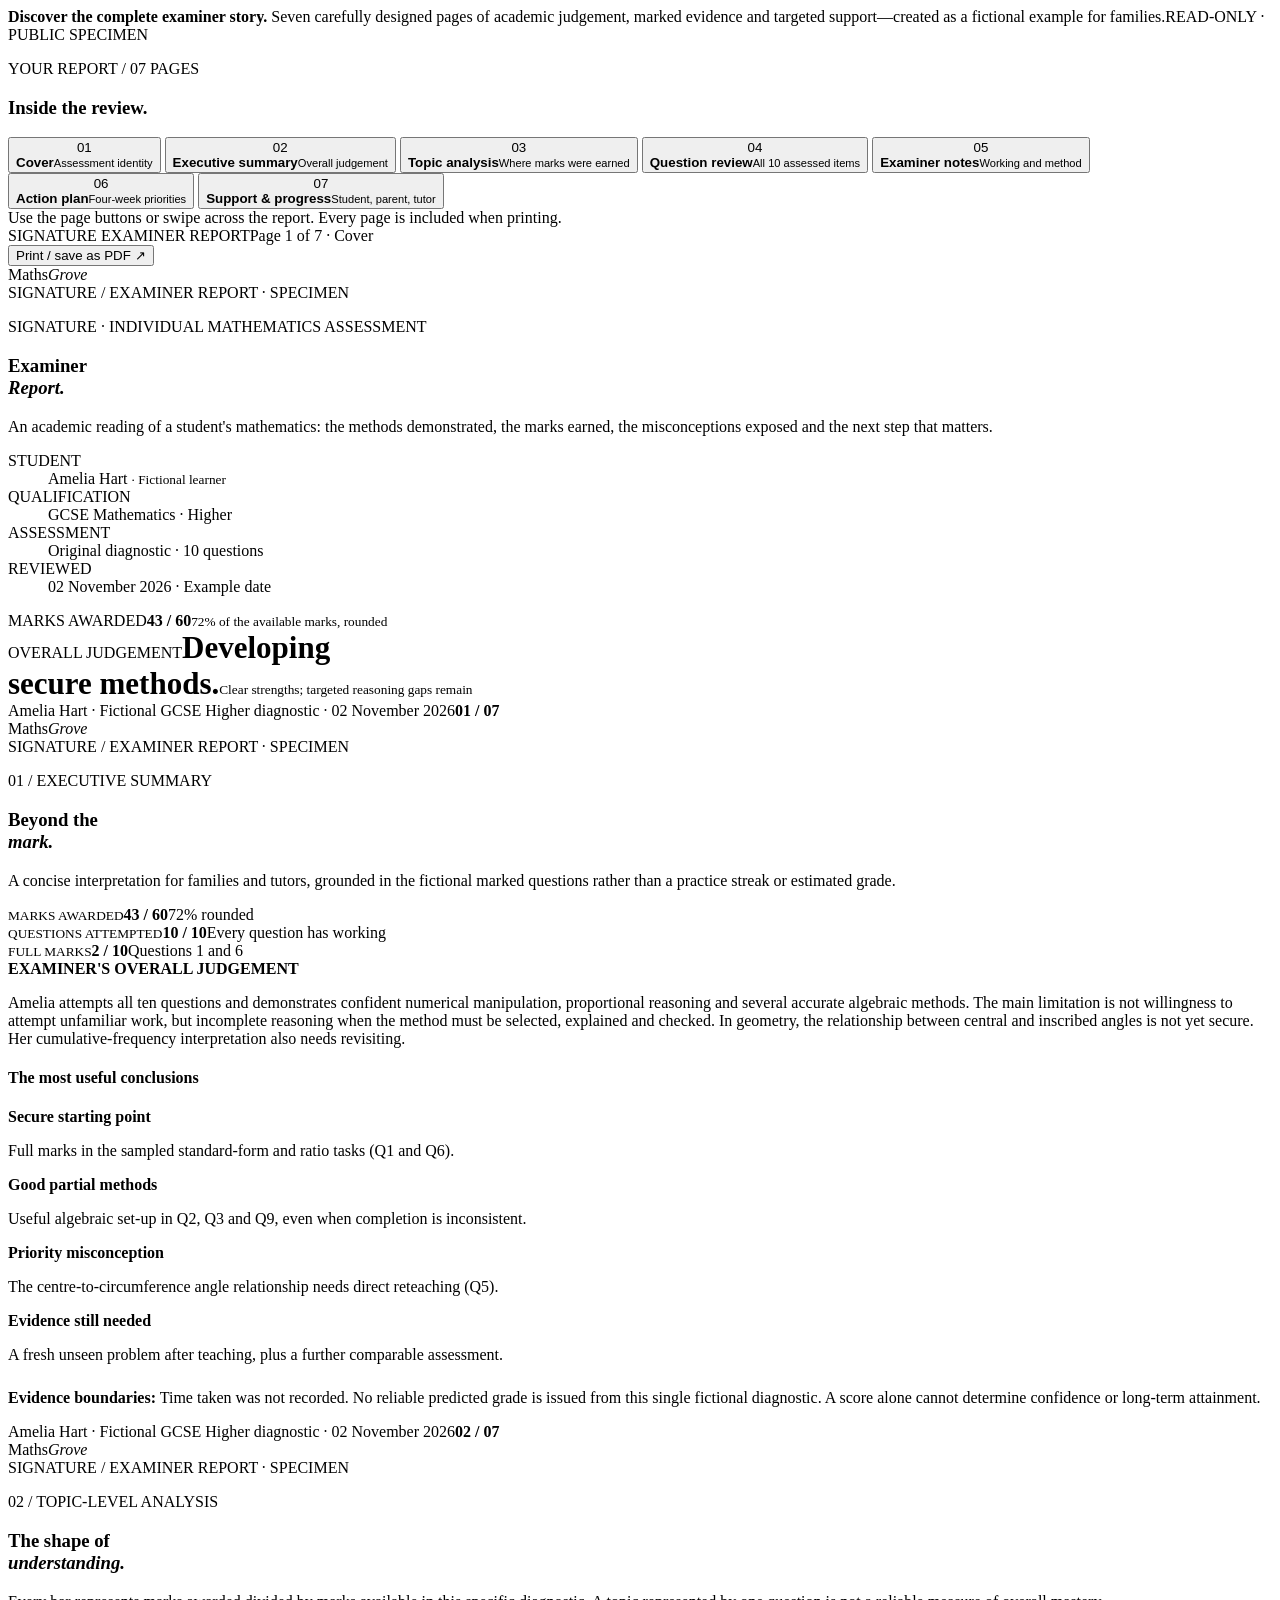
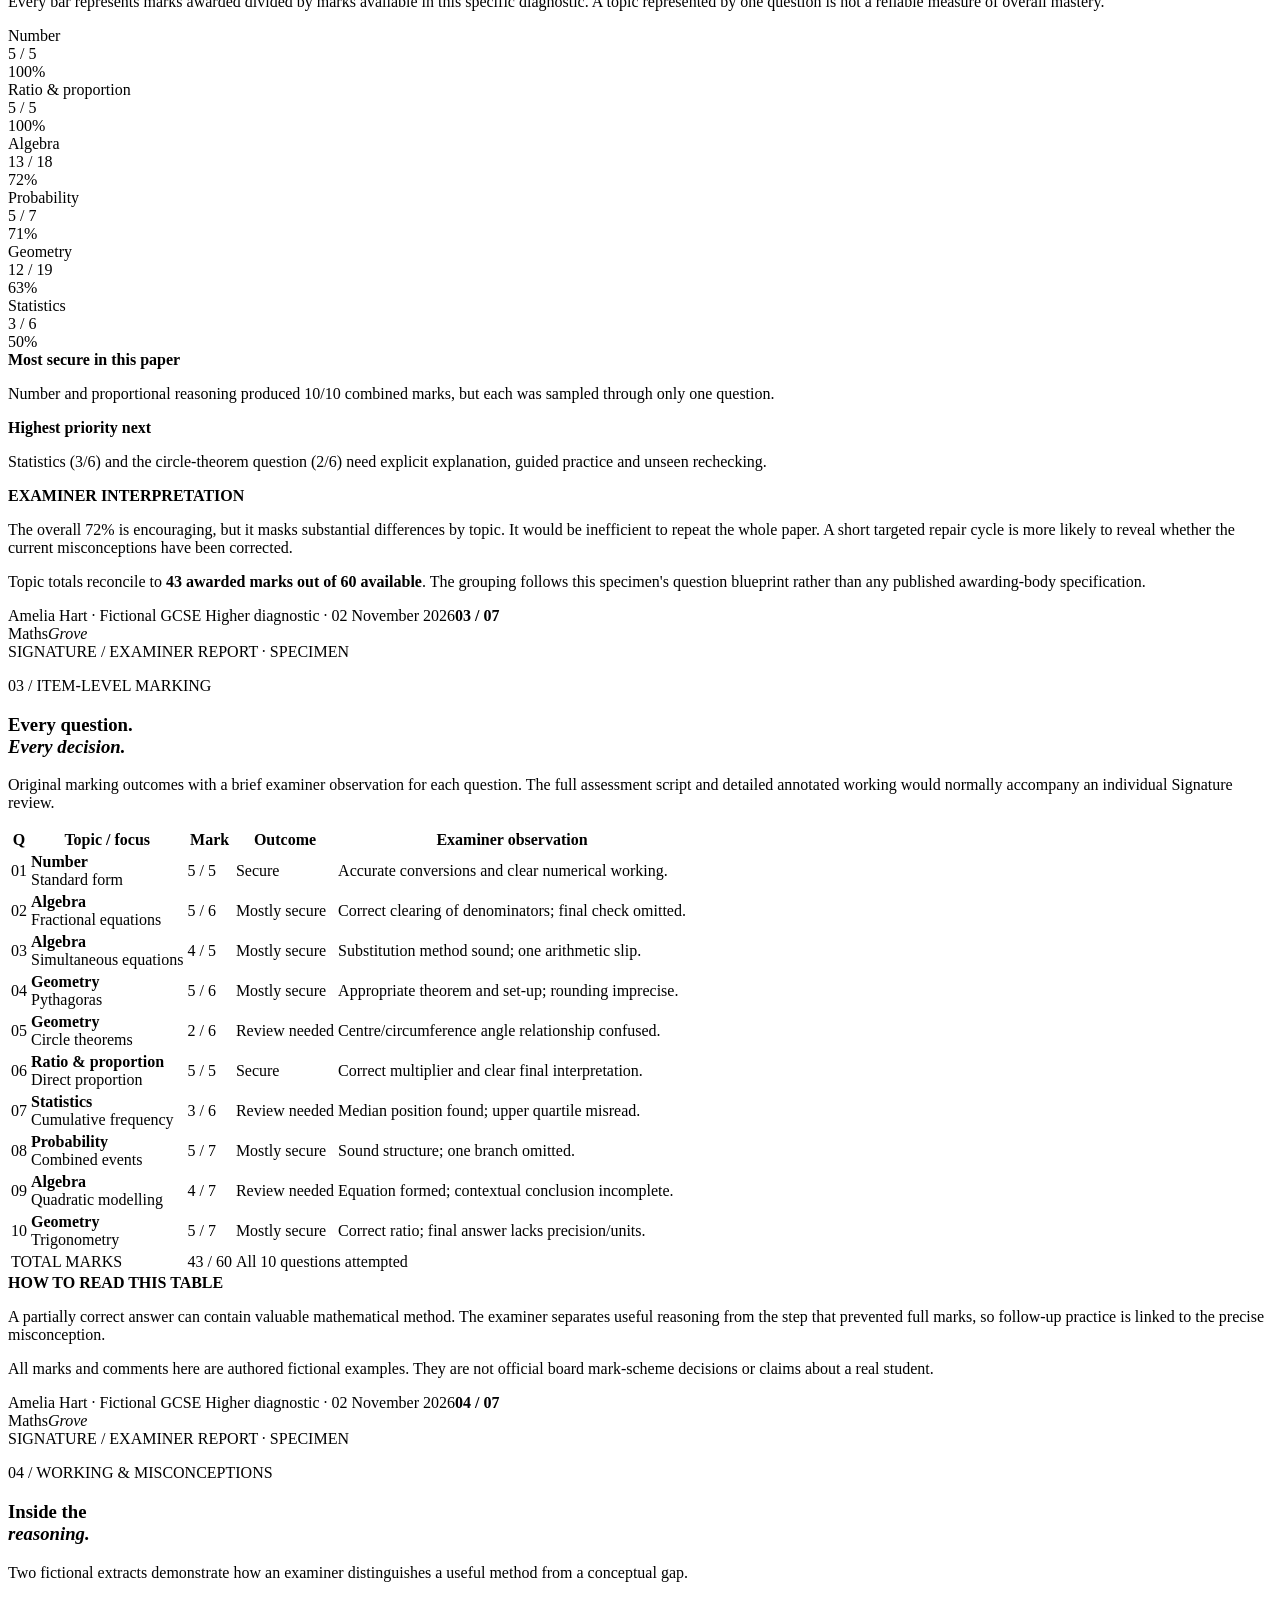
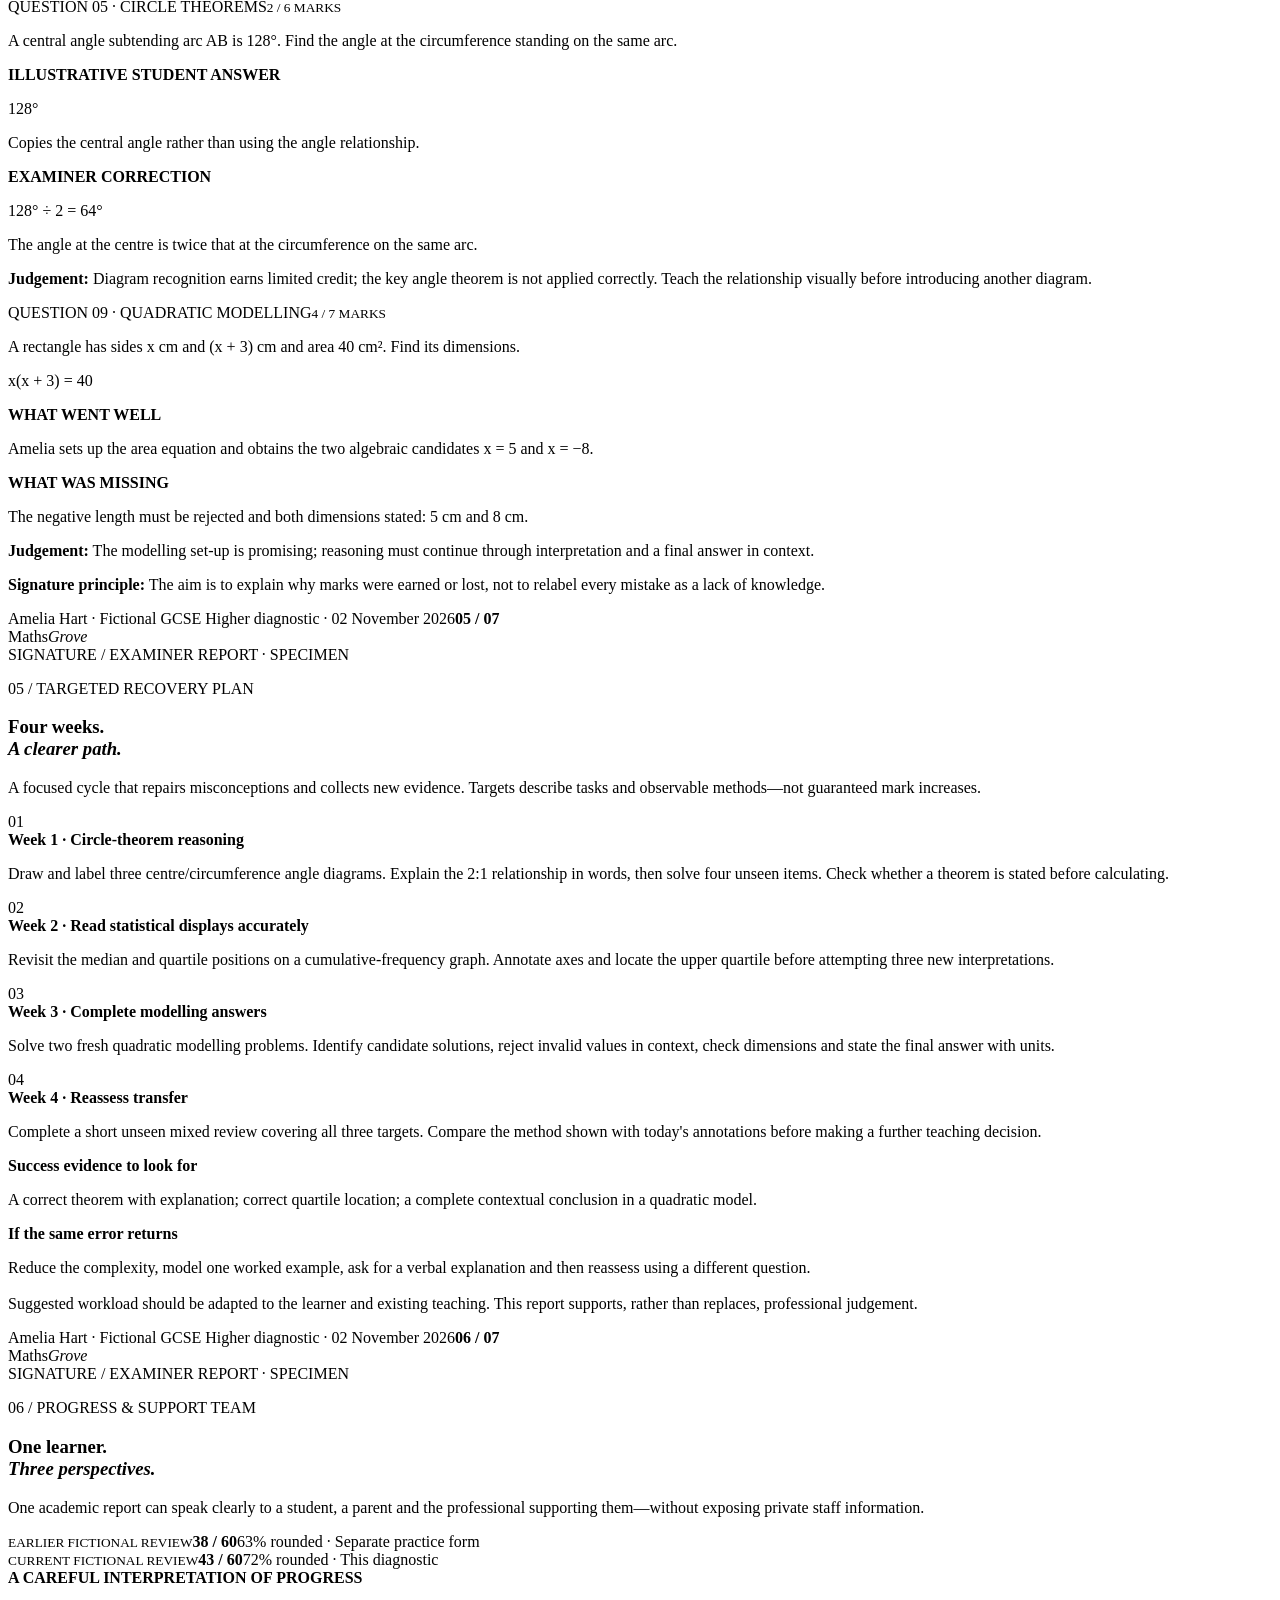
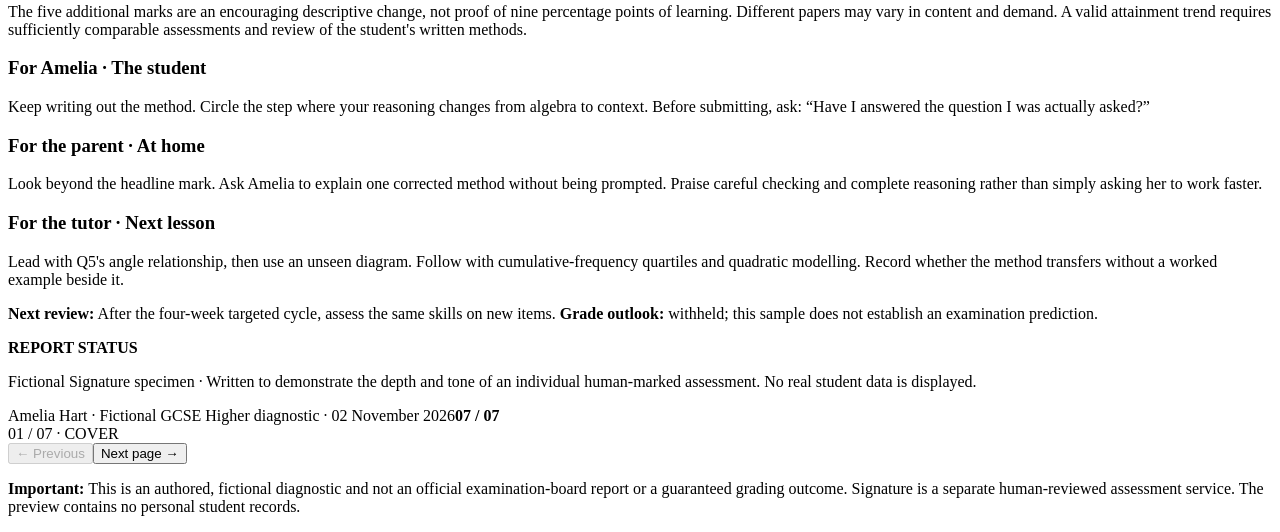
<file: report-pages.html>
<!doctype html><html lang="en"><head><meta charset="utf-8"><meta name="robots" content="noindex,nofollow"><title>MathsGrove Signature Specimen Source</title></head><body>
<div class="mg7-book" id="mg7-book" data-enhanced="false" aria-label="Seven-page fictional Signature examiner report">
 <div class="mg7-announcement"><span><strong>Discover the complete examiner story.</strong> Seven carefully designed pages of academic judgement, marked evidence and targeted support—created as a fictional example for families.</span><span>READ-ONLY · PUBLIC SPECIMEN</span></div>
 <div class="mg7-layout">
 <aside class="mg7-toc" aria-label="Report table of contents"><p class="mg7-toc-eyebrow">YOUR REPORT / 07 PAGES</p><h3>Inside the review.</h3><div class="mg7-toc-list">
 <button type="button" class="mg7-toc-btn" data-mg7-nav="0" aria-current="page"><span>01</span><div><b>Cover</b><small>Assessment identity</small></div></button>
<button type="button" class="mg7-toc-btn" data-mg7-nav="1" ><span>02</span><div><b>Executive summary</b><small>Overall judgement</small></div></button>
<button type="button" class="mg7-toc-btn" data-mg7-nav="2" ><span>03</span><div><b>Topic analysis</b><small>Where marks were earned</small></div></button>
<button type="button" class="mg7-toc-btn" data-mg7-nav="3" ><span>04</span><div><b>Question review</b><small>All 10 assessed items</small></div></button>
<button type="button" class="mg7-toc-btn" data-mg7-nav="4" ><span>05</span><div><b>Examiner notes</b><small>Working and method</small></div></button>
<button type="button" class="mg7-toc-btn" data-mg7-nav="5" ><span>06</span><div><b>Action plan</b><small>Four-week priorities</small></div></button>
<button type="button" class="mg7-toc-btn" data-mg7-nav="6" ><span>07</span><div><b>Support & progress</b><small>Student, parent, tutor</small></div></button>
 </div><div class="mg7-toc-foot">Use the page buttons or swipe across the report. Every page is included when printing.</div></aside>
 <div class="mg7-workspace" id="mg7-book-top"><div class="mg7-toolbar"><div class="mg7-toolbar-label">SIGNATURE EXAMINER REPORT<span id="mg7-page-status" role="status" aria-live="polite">Page 1 of 7 · Cover</span></div><div class="mg7-toolbar-tools"><button type="button" class="mg7-tool" id="mg7-print">Print / save as PDF ↗</button></div></div>
 <div class="mg7-paper-shadow"><div class="mg7-pages"><article class="mg7-page mg7-cover" data-mg7-page="0" aria-label="Page 1 of 7: Cover">
 <div class="mg7-page-head"><div class="mg7-letterbrand">Maths<em>Grove</em></div><span>SIGNATURE / EXAMINER REPORT · SPECIMEN</span></div>
 <div class="mg7-page-body"><p class="mg7-issue-label">SIGNATURE · INDIVIDUAL MATHEMATICS ASSESSMENT</p>
 <h3 class="mg7-cover-title">Examiner<br><em>Report.</em></h3>
 <p class="mg7-cover-copy">An academic reading of a student's mathematics: the methods demonstrated, the marks earned, the misconceptions exposed and the next step that matters.</p>
 <dl class="mg7-details"><div><dt>STUDENT</dt><dd>Amelia Hart <small>· Fictional learner</small></dd></div><div><dt>QUALIFICATION</dt><dd>GCSE Mathematics · Higher</dd></div><div><dt>ASSESSMENT</dt><dd>Original diagnostic · 10 questions</dd></div><div><dt>REVIEWED</dt><dd>02 November 2026 · Example date</dd></div></dl>
 <div class="mg7-cover-band"><div><span>MARKS AWARDED</span><strong>43 / 60</strong><small>72% of the available marks, rounded</small></div><div><span>OVERALL JUDGEMENT</span><strong style="font-size:31px;line-height:1.17;margin-top:9px">Developing<br>secure methods.</strong><small>Clear strengths; targeted reasoning gaps remain</small></div></div></div>
 <div class="mg7-page-footer"><span>Amelia Hart · Fictional GCSE Higher diagnostic · 02 November 2026</span><b>01 / 07</b></div></article>
<article class="mg7-page " data-mg7-page="1" aria-label="Page 2 of 7: Executive summary">
 <div class="mg7-page-head"><div class="mg7-letterbrand">Maths<em>Grove</em></div><span>SIGNATURE / EXAMINER REPORT · SPECIMEN</span></div>
 <div class="mg7-page-body"><p class="mg7-issue-label">01 / EXECUTIVE SUMMARY</p><h3 class="mg7-report-heading">Beyond the<br><em>mark.</em></h3>
 <p class="mg7-deck">A concise interpretation for families and tutors, grounded in the fictional marked questions rather than a practice streak or estimated grade.</p>
 <div class="mg7-stat-row"><div class="mg7-stat"><small>MARKS AWARDED</small><strong>43 / 60</strong><span>72% rounded</span></div><div class="mg7-stat"><small>QUESTIONS ATTEMPTED</small><strong>10 / 10</strong><span>Every question has working</span></div><div class="mg7-stat"><small>FULL MARKS</small><strong>2 / 10</strong><span>Questions 1 and 6</span></div></div>
 <div class="mg7-observation"><b>EXAMINER'S OVERALL JUDGEMENT</b><p>Amelia attempts all ten questions and demonstrates confident numerical manipulation, proportional reasoning and several accurate algebraic methods. The main limitation is not willingness to attempt unfamiliar work, but incomplete reasoning when the method must be selected, explained and checked. In geometry, the relationship between central and inscribed angles is not yet secure. Her cumulative-frequency interpretation also needs revisiting.</p></div>
 <h4 class="mg7-section-heading">The most useful conclusions</h4><div class="mg7-brief-grid">
 <div class="mg7-brief-item"><b>Secure starting point</b><p>Full marks in the sampled standard-form and ratio tasks (Q1 and Q6).</p></div>
 <div class="mg7-brief-item"><b>Good partial methods</b><p>Useful algebraic set-up in Q2, Q3 and Q9, even when completion is inconsistent.</p></div>
 <div class="mg7-brief-item"><b>Priority misconception</b><p>The centre-to-circumference angle relationship needs direct reteaching (Q5).</p></div>
 <div class="mg7-brief-item"><b>Evidence still needed</b><p>A fresh unseen problem after teaching, plus a further comparable assessment.</p></div></div>
 <p class="mg7-bodycopy" style="margin-top:25px"><strong>Evidence boundaries:</strong> Time taken was not recorded. No reliable predicted grade is issued from this single fictional diagnostic. A score alone cannot determine confidence or long-term attainment.</p></div>
 <div class="mg7-page-footer"><span>Amelia Hart · Fictional GCSE Higher diagnostic · 02 November 2026</span><b>02 / 07</b></div></article>
<article class="mg7-page " data-mg7-page="2" aria-label="Page 3 of 7: Topic performance">
 <div class="mg7-page-head"><div class="mg7-letterbrand">Maths<em>Grove</em></div><span>SIGNATURE / EXAMINER REPORT · SPECIMEN</span></div>
 <div class="mg7-page-body"><p class="mg7-issue-label">02 / TOPIC-LEVEL ANALYSIS</p><h3 class="mg7-report-heading">The shape of<br><em>understanding.</em></h3>
 <p class="mg7-deck">Every bar represents marks awarded divided by marks available in this specific diagnostic. A topic represented by one question is not a reliable measure of overall mastery.</p>
 <div class="mg7-topic-list"><div class="mg7-topic" data-mg7-topic-summary="Number" ><div class="mg7-topic-name">Number</div><span class="mg7-topic-count">5 / 5</span><div class="mg7-topic-track" role="img" aria-label="Number: 5 / 5, 100 percent"><i style="width:100%"></i></div><span class="mg7-topic-pct">100%</span></div>
<div class="mg7-topic" data-mg7-topic-summary="Ratio & proportion" ><div class="mg7-topic-name">Ratio & proportion</div><span class="mg7-topic-count">5 / 5</span><div class="mg7-topic-track" role="img" aria-label="Ratio & proportion: 5 / 5, 100 percent"><i style="width:100%"></i></div><span class="mg7-topic-pct">100%</span></div>
<div class="mg7-topic" data-mg7-topic-summary="Algebra" ><div class="mg7-topic-name">Algebra</div><span class="mg7-topic-count">13 / 18</span><div class="mg7-topic-track" role="img" aria-label="Algebra: 13 / 18, 72 percent"><i style="width:72%"></i></div><span class="mg7-topic-pct">72%</span></div>
<div class="mg7-topic" data-mg7-topic-summary="Probability" ><div class="mg7-topic-name">Probability</div><span class="mg7-topic-count">5 / 7</span><div class="mg7-topic-track" role="img" aria-label="Probability: 5 / 7, 71 percent"><i style="width:71%"></i></div><span class="mg7-topic-pct">71%</span></div>
<div class="mg7-topic" data-mg7-topic-summary="Geometry" data-mg7-priority="true"><div class="mg7-topic-name">Geometry</div><span class="mg7-topic-count">12 / 19</span><div class="mg7-topic-track" role="img" aria-label="Geometry: 12 / 19, 63 percent"><i style="width:63%"></i></div><span class="mg7-topic-pct">63%</span></div>
<div class="mg7-topic" data-mg7-topic-summary="Statistics" data-mg7-priority="true"><div class="mg7-topic-name">Statistics</div><span class="mg7-topic-count">3 / 6</span><div class="mg7-topic-track" role="img" aria-label="Statistics: 3 / 6, 50 percent"><i style="width:50%"></i></div><span class="mg7-topic-pct">50%</span></div></div>
 <div class="mg7-topic-advice"><div><b>Most secure in this paper</b><p>Number and proportional reasoning produced 10/10 combined marks, but each was sampled through only one question.</p></div><div><b>Highest priority next</b><p>Statistics (3/6) and the circle-theorem question (2/6) need explicit explanation, guided practice and unseen rechecking.</p></div></div>
 <div class="mg7-observation"><b>EXAMINER INTERPRETATION</b><p>The overall 72% is encouraging, but it masks substantial differences by topic. It would be inefficient to repeat the whole paper. A short targeted repair cycle is more likely to reveal whether the current misconceptions have been corrected.</p></div>
 <p class="mg7-bodycopy">Topic totals reconcile to <strong>43 awarded marks out of 60 available</strong>. The grouping follows this specimen's question blueprint rather than any published awarding-body specification.</p></div>
 <div class="mg7-page-footer"><span>Amelia Hart · Fictional GCSE Higher diagnostic · 02 November 2026</span><b>03 / 07</b></div></article>
<article class="mg7-page " data-mg7-page="3" aria-label="Page 4 of 7: Question-by-question">
 <div class="mg7-page-head"><div class="mg7-letterbrand">Maths<em>Grove</em></div><span>SIGNATURE / EXAMINER REPORT · SPECIMEN</span></div>
 <div class="mg7-page-body"><p class="mg7-issue-label">03 / ITEM-LEVEL MARKING</p><h3 class="mg7-report-heading">Every question.<br><em>Every decision.</em></h3>
 <p class="mg7-deck">Original marking outcomes with a brief examiner observation for each question. The full assessment script and detailed annotated working would normally accompany an individual Signature review.</p>
 <div class="mg7-table-scroller"><table class="mg7-mark-table"><thead><tr><th scope="col">Q</th><th scope="col">Topic / focus</th><th scope="col">Mark</th><th scope="col">Outcome</th><th scope="col">Examiner observation</th></tr></thead><tbody>
 <tr data-mg7-question="1" data-mg7-topic="Number" data-mg7-awarded="5" data-mg7-available="5"><td>01</td><td><strong>Number</strong><div>Standard form</div></td><td>5 / 5</td><td><span class="mg7-pill ">Secure</span></td><td>Accurate conversions and clear numerical working.</td></tr>
<tr data-mg7-question="2" data-mg7-topic="Algebra" data-mg7-awarded="5" data-mg7-available="6"><td>02</td><td><strong>Algebra</strong><div>Fractional equations</div></td><td>5 / 6</td><td><span class="mg7-pill ">Mostly secure</span></td><td>Correct clearing of denominators; final check omitted.</td></tr>
<tr data-mg7-question="3" data-mg7-topic="Algebra" data-mg7-awarded="4" data-mg7-available="5"><td>03</td><td><strong>Algebra</strong><div>Simultaneous equations</div></td><td>4 / 5</td><td><span class="mg7-pill ">Mostly secure</span></td><td>Substitution method sound; one arithmetic slip.</td></tr>
<tr data-mg7-question="4" data-mg7-topic="Geometry" data-mg7-awarded="5" data-mg7-available="6"><td>04</td><td><strong>Geometry</strong><div>Pythagoras</div></td><td>5 / 6</td><td><span class="mg7-pill ">Mostly secure</span></td><td>Appropriate theorem and set-up; rounding imprecise.</td></tr>
<tr data-mg7-question="5" data-mg7-topic="Geometry" data-mg7-awarded="2" data-mg7-available="6"><td>05</td><td><strong>Geometry</strong><div>Circle theorems</div></td><td>2 / 6</td><td><span class="mg7-pill review">Review needed</span></td><td>Centre/circumference angle relationship confused.</td></tr>
<tr data-mg7-question="6" data-mg7-topic="Ratio & proportion" data-mg7-awarded="5" data-mg7-available="5"><td>06</td><td><strong>Ratio & proportion</strong><div>Direct proportion</div></td><td>5 / 5</td><td><span class="mg7-pill ">Secure</span></td><td>Correct multiplier and clear final interpretation.</td></tr>
<tr data-mg7-question="7" data-mg7-topic="Statistics" data-mg7-awarded="3" data-mg7-available="6"><td>07</td><td><strong>Statistics</strong><div>Cumulative frequency</div></td><td>3 / 6</td><td><span class="mg7-pill review">Review needed</span></td><td>Median position found; upper quartile misread.</td></tr>
<tr data-mg7-question="8" data-mg7-topic="Probability" data-mg7-awarded="5" data-mg7-available="7"><td>08</td><td><strong>Probability</strong><div>Combined events</div></td><td>5 / 7</td><td><span class="mg7-pill ">Mostly secure</span></td><td>Sound structure; one branch omitted.</td></tr>
<tr data-mg7-question="9" data-mg7-topic="Algebra" data-mg7-awarded="4" data-mg7-available="7"><td>09</td><td><strong>Algebra</strong><div>Quadratic modelling</div></td><td>4 / 7</td><td><span class="mg7-pill review">Review needed</span></td><td>Equation formed; contextual conclusion incomplete.</td></tr>
<tr data-mg7-question="10" data-mg7-topic="Geometry" data-mg7-awarded="5" data-mg7-available="7"><td>10</td><td><strong>Geometry</strong><div>Trigonometry</div></td><td>5 / 7</td><td><span class="mg7-pill ">Mostly secure</span></td><td>Correct ratio; final answer lacks precision/units.</td></tr>
 </tbody><tfoot><tr><td colspan="2">TOTAL MARKS</td><td>43 / 60</td><td colspan="2">All 10 questions attempted</td></tr></tfoot></table></div>
 <div class="mg7-observation"><b>HOW TO READ THIS TABLE</b><p>A partially correct answer can contain valuable mathematical method. The examiner separates useful reasoning from the step that prevented full marks, so follow-up practice is linked to the precise misconception.</p></div>
 <p class="mg7-bodycopy">All marks and comments here are authored fictional examples. They are not official board mark-scheme decisions or claims about a real student.</p></div>
 <div class="mg7-page-footer"><span>Amelia Hart · Fictional GCSE Higher diagnostic · 02 November 2026</span><b>04 / 07</b></div></article>
<article class="mg7-page " data-mg7-page="4" aria-label="Page 5 of 7: Examiner annotations">
 <div class="mg7-page-head"><div class="mg7-letterbrand">Maths<em>Grove</em></div><span>SIGNATURE / EXAMINER REPORT · SPECIMEN</span></div>
 <div class="mg7-page-body"><p class="mg7-issue-label">04 / WORKING & MISCONCEPTIONS</p><h3 class="mg7-report-heading">Inside the<br><em>reasoning.</em></h3>
 <p class="mg7-deck">Two fictional extracts demonstrate how an examiner distinguishes a useful method from a conceptual gap.</p>
 <section class="mg7-evidence-case"><header><span>QUESTION 05 · CIRCLE THEOREMS</span><small>2 / 6 MARKS</small></header><div class="mg7-evidence-content">
 <p>A central angle subtending arc AB is 128°. Find the angle at the circumference standing on the same arc.</p>
 <div class="mg7-evidence-grid"><div><b>ILLUSTRATIVE STUDENT ANSWER</b><p class="mg7-maths">128°</p><p>Copies the central angle rather than using the angle relationship.</p></div><div><b>EXAMINER CORRECTION</b><p class="mg7-maths">128° ÷ 2 = 64°</p><p>The angle at the centre is twice that at the circumference on the same arc.</p></div></div>
 <p style="margin-top:11px"><strong>Judgement:</strong> Diagram recognition earns limited credit; the key angle theorem is not applied correctly. Teach the relationship visually before introducing another diagram.</p></div></section>
 <section class="mg7-evidence-case"><header><span>QUESTION 09 · QUADRATIC MODELLING</span><small>4 / 7 MARKS</small></header><div class="mg7-evidence-content">
 <p>A rectangle has sides x cm and (x + 3) cm and area 40 cm². Find its dimensions.</p>
 <p class="mg7-maths">x(x + 3) = 40</p>
 <div class="mg7-evidence-grid"><div><b>WHAT WENT WELL</b><p>Amelia sets up the area equation and obtains the two algebraic candidates x = 5 and x = −8.</p></div><div><b>WHAT WAS MISSING</b><p>The negative length must be rejected and both dimensions stated: 5 cm and 8 cm.</p></div></div>
 <p style="margin-top:11px"><strong>Judgement:</strong> The modelling set-up is promising; reasoning must continue through interpretation and a final answer in context.</p></div></section>
 <p class="mg7-bodycopy"><strong>Signature principle:</strong> The aim is to explain why marks were earned or lost, not to relabel every mistake as a lack of knowledge.</p></div>
 <div class="mg7-page-footer"><span>Amelia Hart · Fictional GCSE Higher diagnostic · 02 November 2026</span><b>05 / 07</b></div></article>
<article class="mg7-page " data-mg7-page="5" aria-label="Page 6 of 7: Action plan">
 <div class="mg7-page-head"><div class="mg7-letterbrand">Maths<em>Grove</em></div><span>SIGNATURE / EXAMINER REPORT · SPECIMEN</span></div>
 <div class="mg7-page-body"><p class="mg7-issue-label">05 / TARGETED RECOVERY PLAN</p><h3 class="mg7-report-heading">Four weeks.<br><em>A clearer path.</em></h3>
 <p class="mg7-deck">A focused cycle that repairs misconceptions and collects new evidence. Targets describe tasks and observable methods—not guaranteed mark increases.</p>
 <div class="mg7-plan">
 <div class="mg7-plan-step"><span>01</span><div><strong>Week 1 · Circle-theorem reasoning</strong><p>Draw and label three centre/circumference angle diagrams. Explain the 2:1 relationship in words, then solve four unseen items. Check whether a theorem is stated before calculating.</p></div></div>
 <div class="mg7-plan-step"><span>02</span><div><strong>Week 2 · Read statistical displays accurately</strong><p>Revisit the median and quartile positions on a cumulative-frequency graph. Annotate axes and locate the upper quartile before attempting three new interpretations.</p></div></div>
 <div class="mg7-plan-step"><span>03</span><div><strong>Week 3 · Complete modelling answers</strong><p>Solve two fresh quadratic modelling problems. Identify candidate solutions, reject invalid values in context, check dimensions and state the final answer with units.</p></div></div>
 <div class="mg7-plan-step"><span>04</span><div><strong>Week 4 · Reassess transfer</strong><p>Complete a short unseen mixed review covering all three targets. Compare the method shown with today's annotations before making a further teaching decision.</p></div></div></div>
 <div class="mg7-check"><div><strong>Success evidence to look for</strong><p>A correct theorem with explanation; correct quartile location; a complete contextual conclusion in a quadratic model.</p></div><div><strong>If the same error returns</strong><p>Reduce the complexity, model one worked example, ask for a verbal explanation and then reassess using a different question.</p></div></div>
 <p class="mg7-bodycopy" style="margin-top:18px">Suggested workload should be adapted to the learner and existing teaching. This report supports, rather than replaces, professional judgement.</p></div>
 <div class="mg7-page-footer"><span>Amelia Hart · Fictional GCSE Higher diagnostic · 02 November 2026</span><b>06 / 07</b></div></article>
<article class="mg7-page " data-mg7-page="6" aria-label="Page 7 of 7: Family and tutor guidance">
 <div class="mg7-page-head"><div class="mg7-letterbrand">Maths<em>Grove</em></div><span>SIGNATURE / EXAMINER REPORT · SPECIMEN</span></div>
 <div class="mg7-page-body"><p class="mg7-issue-label">06 / PROGRESS & SUPPORT TEAM</p><h3 class="mg7-report-heading">One learner.<br><em>Three perspectives.</em></h3>
 <p class="mg7-deck">One academic report can speak clearly to a student, a parent and the professional supporting them—without exposing private staff information.</p>
 <div class="mg7-progress-compare"><article><small>EARLIER FICTIONAL REVIEW</small><strong>38 / 60</strong><span>63% rounded · Separate practice form</span></article><article><small>CURRENT FICTIONAL REVIEW</small><strong>43 / 60</strong><span>72% rounded · This diagnostic</span></article></div>
 <div class="mg7-observation"><b>A CAREFUL INTERPRETATION OF PROGRESS</b><p>The five additional marks are an encouraging descriptive change, not proof of nine percentage points of learning. Different papers may vary in content and demand. A valid attainment trend requires sufficiently comparable assessments and review of the student's written methods.</p></div>
 <div class="mg7-guidance">
 <article><h3>For Amelia · The student</h3><p>Keep writing out the method. Circle the step where your reasoning changes from algebra to context. Before submitting, ask: “Have I answered the question I was actually asked?”</p></article>
 <article><h3>For the parent · At home</h3><p>Look beyond the headline mark. Ask Amelia to explain one corrected method without being prompted. Praise careful checking and complete reasoning rather than simply asking her to work faster.</p></article>
 <article><h3>For the tutor · Next lesson</h3><p>Lead with Q5's angle relationship, then use an unseen diagram. Follow with cumulative-frequency quartiles and quadratic modelling. Record whether the method transfers without a worked example beside it.</p></article>
 </div>
 <p class="mg7-bodycopy"><strong>Next review:</strong> After the four-week targeted cycle, assess the same skills on new items. <strong>Grade outlook:</strong> withheld; this sample does not establish an examination prediction.</p>
 <div class="mg7-observation"><b>REPORT STATUS</b><p>Fictional Signature specimen · Written to demonstrate the depth and tone of an individual human-marked assessment. No real student data is displayed.</p></div></div>
 <div class="mg7-page-footer"><span>Amelia Hart · Fictional GCSE Higher diagnostic · 02 November 2026</span><b>07 / 07</b></div></article></div></div>
 <div class="mg7-bottom-bar"><span class="mg7-bottom-count" id="mg7-counter">01 / 07 · COVER</span><div class="mg7-control-group"><button type="button" class="mg7-page-turn" id="mg7-prev" disabled>← Previous</button><button type="button" class="mg7-page-turn primary" id="mg7-next">Next page →</button></div></div><div class="mg7-progress" aria-hidden="true"><span id="mg7-progress-indicator"></span></div>
 </div></div>
 <p class="mg7-context"><strong>Important:</strong> This is an authored, fictional diagnostic and not an official examination-board report or a guaranteed grading outcome. Signature is a separate human-reviewed assessment service. The preview contains no personal student records.</p>
 </div>
</body></html>
</file>
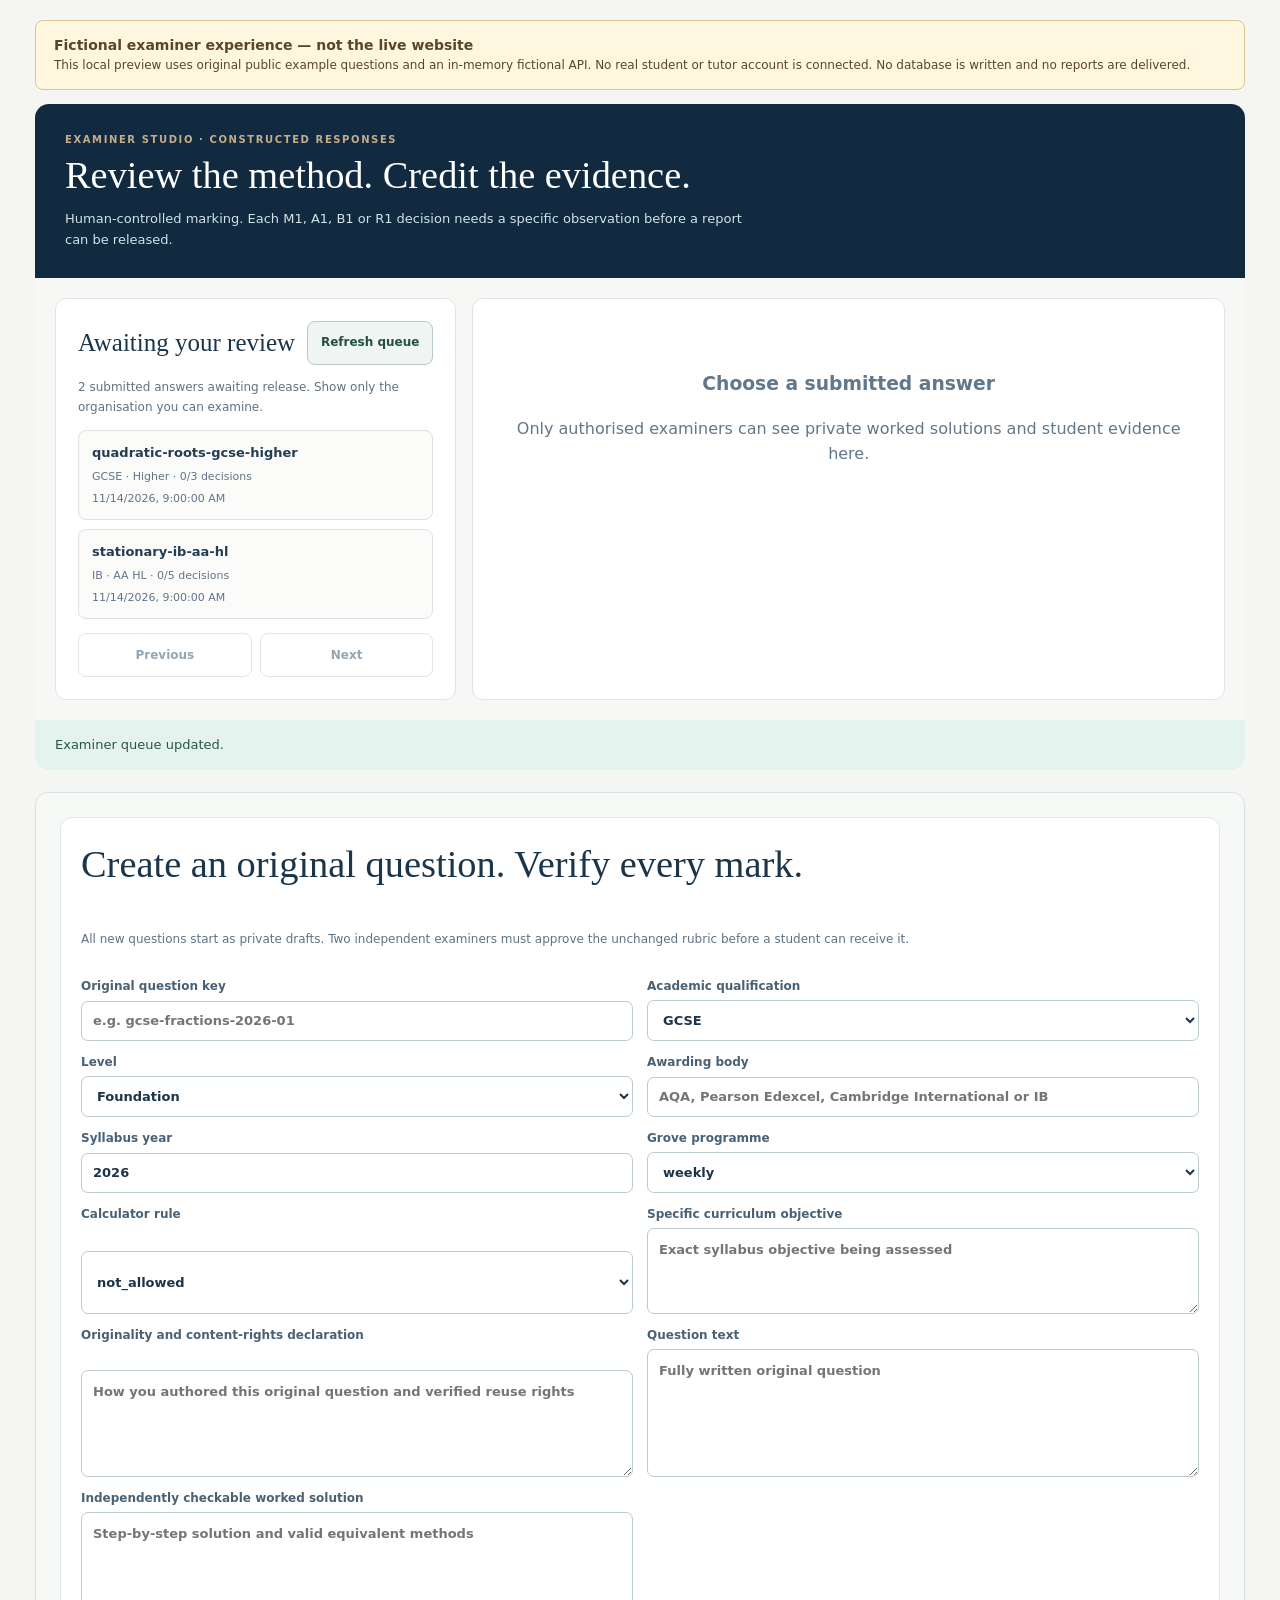
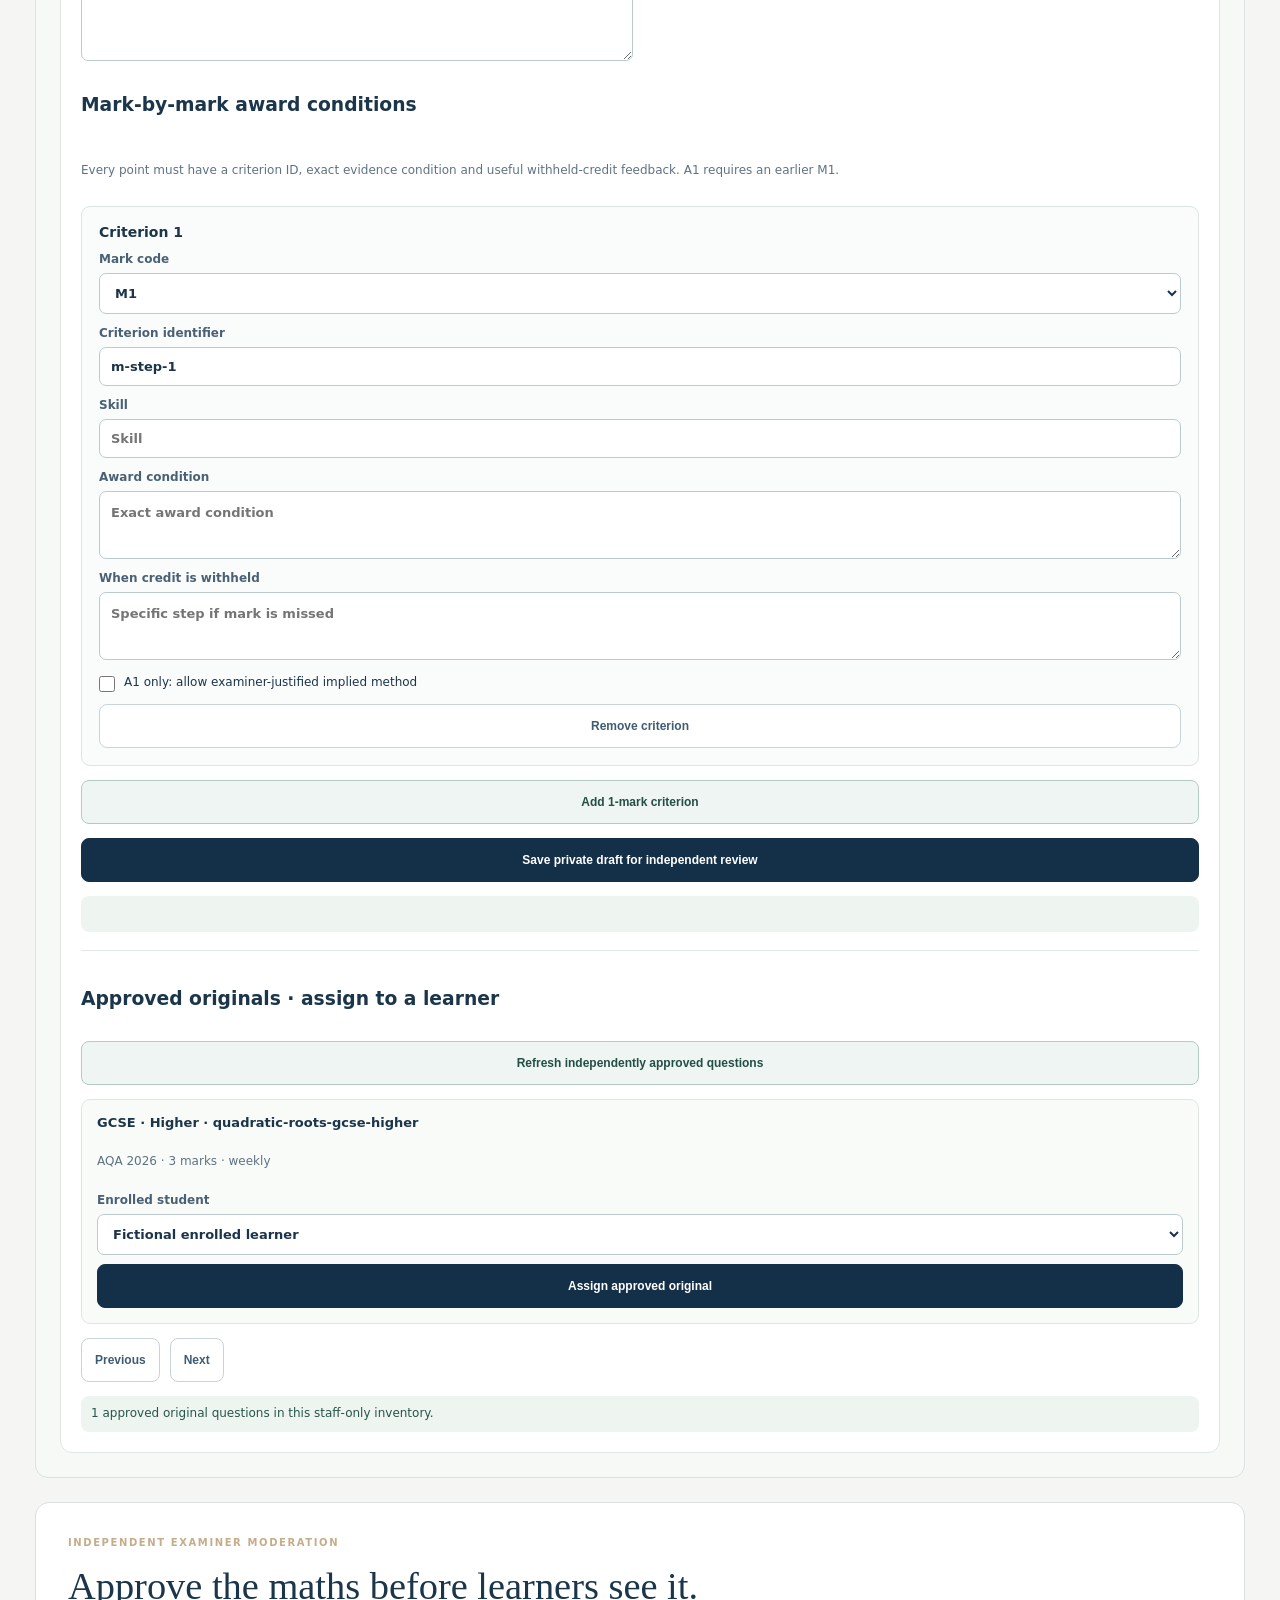
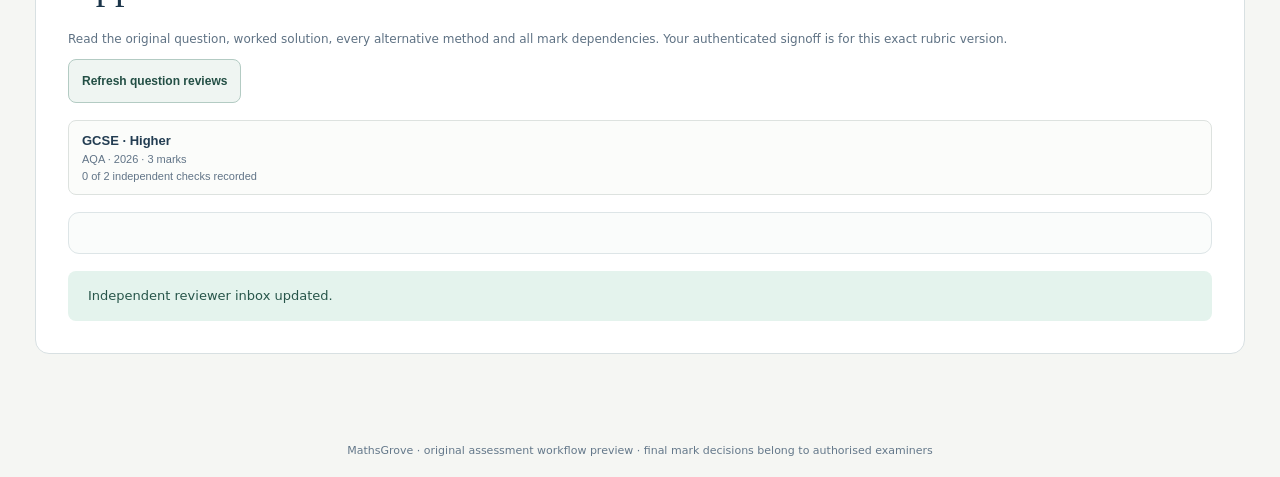
<file: content/marking/examiner-queue-lab.html>
<!doctype html>
<html lang="en"><head>
<meta charset="utf-8"><meta name="viewport" content="width=device-width,initial-scale=1">
<meta name="robots" content="noindex,nofollow">
<title>MathsGrove · Examiner Workflow Lab (Fictional)</title>
<link rel="stylesheet" href="./examiner-workbench.css">
<link rel="stylesheet" href="./pilot-integration.css">
<style>
body{margin:0;background:#f5f6f3;font-family:system-ui,-apple-system,"Segoe UI",sans-serif;color:#1b354a}
main{max-width:1360px;margin:20px auto 70px;padding:0 clamp(10px,3vw,35px)}
.banner{border:1px solid #ddc58f;background:#fff6df;color:#59462a;padding:13px 18px;border-radius:8px;font-size:12px;line-height:1.6;margin-bottom:14px}
.banner strong{display:block;font-size:14px}
footer{text-align:center;color:#64788a;font-size:11px;padding:20px}
</style>
<script type="module" src="./examiner-queue-lab.js"></script>
</head>
<body>
<main>
<section class="banner" aria-label="Demonstration warning">
<strong>Fictional examiner experience — not the live website</strong>
This local preview uses original public example questions and an in-memory fictional API. No real student or tutor account is connected. No database is written and no reports are delivered.
</section>
<div id="examiner-workbench" aria-label="Examiner marking and feedback workflow"></div>
<section class="mg2-pilot-frame" aria-label="Original question authoring demonstration"><div id="authoring-workbench"></div></section>
<section style="margin-top:24px" aria-label="Fictional independent question moderation"><div id="moderation-workbench"></div></section>
</main>
<footer>MathsGrove · original assessment workflow preview · final mark decisions belong to authorised examiners</footer>
</body></html>
</file>
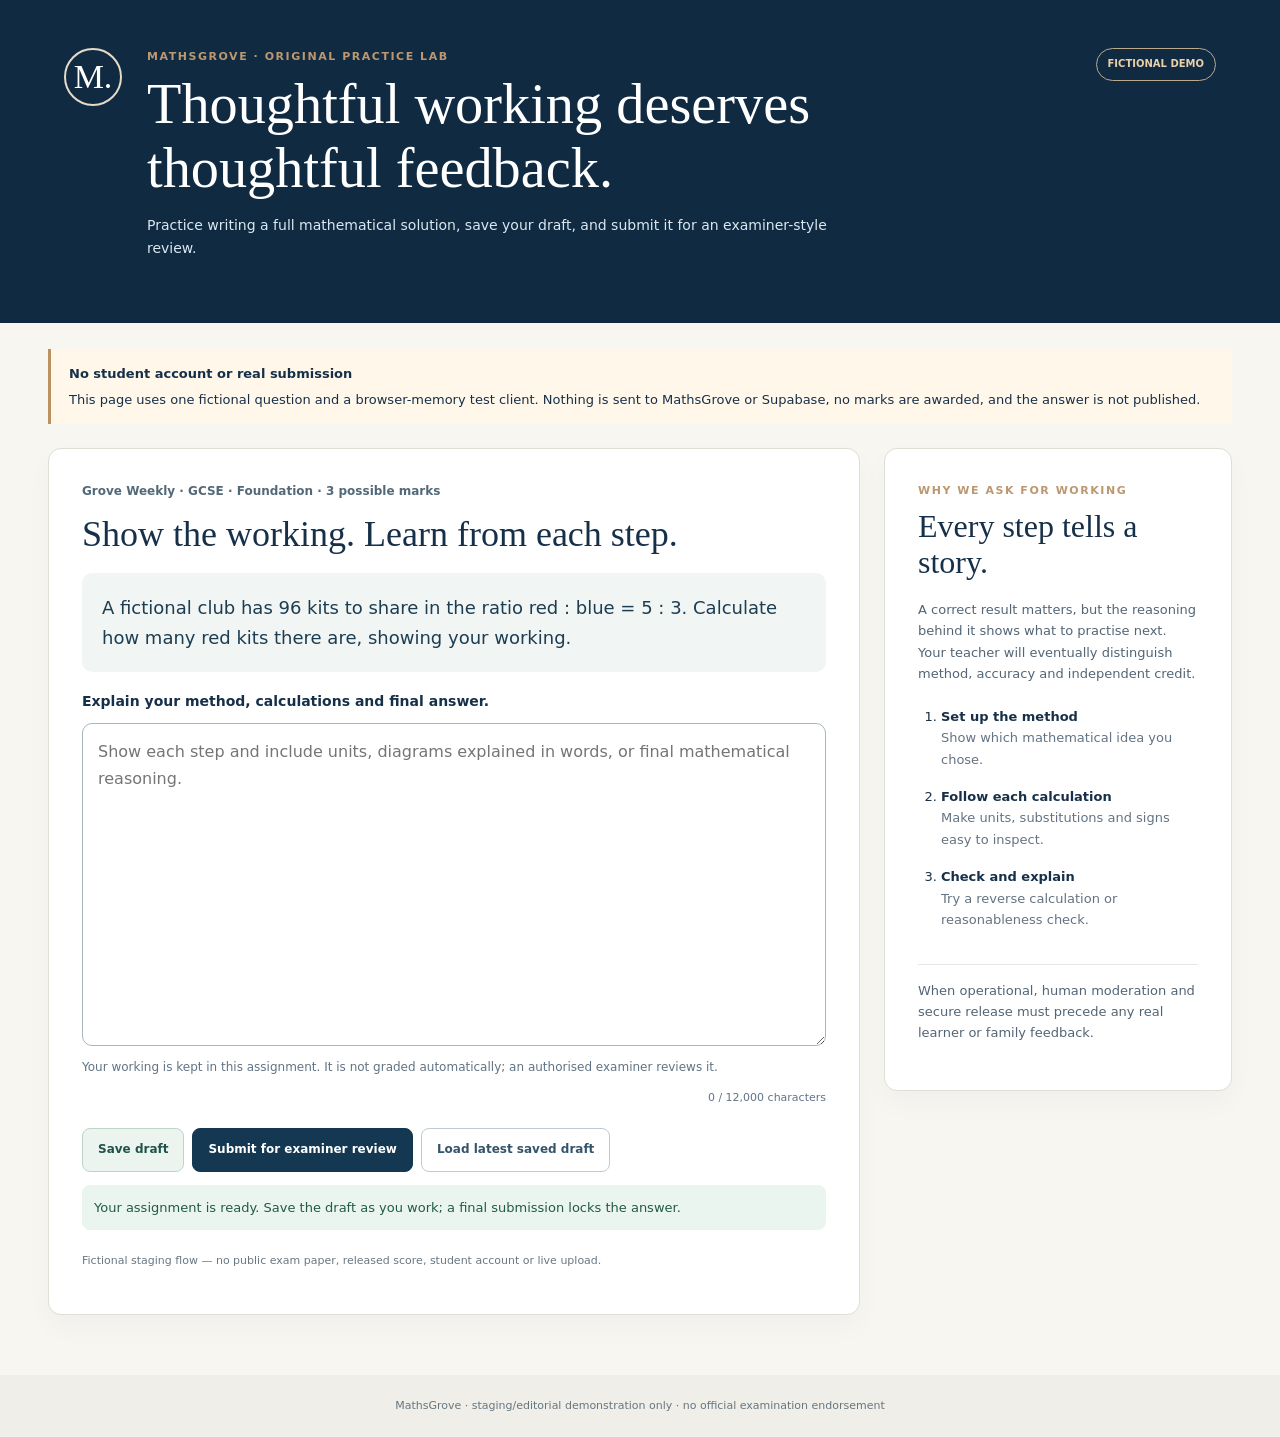
<file: content/marking/learner-lab.html>
<!doctype html>
<html lang="en">
<head>
<meta charset="utf-8">
<meta name="viewport" content="width=device-width, initial-scale=1">
<meta name="robots" content="noindex,nofollow">
<title>MathsGrove | Fictional Student Working Lab</title>
<link rel="stylesheet" href="./learner-lab.css">
<script type="module" src="./learner-lab.js"></script>
</head>
<body>
<a class="skip" href="#main">Skip to student working</a>
<header>
<div class="masthead">
 <span class="logo" aria-hidden="true">M.</span>
 <div><p class="kicker">MathsGrove · Original practice lab</p>
 <h1>Thoughtful working deserves thoughtful feedback.</h1>
 <p>Practice writing a full mathematical solution, save your draft, and submit it for an examiner-style review.</p></div>
 <strong class="prototype">FICTIONAL DEMO</strong>
</div>
</header>
<main id="main">
 <section class="notice" aria-label="Demonstration limitations">
  <strong>No student account or real submission</strong>
  <p>This page uses one fictional question and a browser-memory test client. Nothing is sent to MathsGrove or Supabase, no marks are awarded, and the answer is not published.</p>
 </section>
 <div class="columns">
  <article id="student-editor" aria-label="Original assigned mathematics question"></article>
  <aside>
   <p class="kicker">Why we ask for working</p>
   <h2>Every step tells a story.</h2>
   <p>A correct result matters, but the reasoning behind it shows what to practise next. Your teacher will eventually distinguish method, accuracy and independent credit.</p>
   <ol>
    <li><strong>Set up the method</strong><span>Show which mathematical idea you chose.</span></li>
    <li><strong>Follow each calculation</strong><span>Make units, substitutions and signs easy to inspect.</span></li>
    <li><strong>Check and explain</strong><span>Try a reverse calculation or reasonableness check.</span></li>
   </ol>
   <p class="aside-note">When operational, human moderation and secure release must precede any real learner or family feedback.</p>
  </aside>
 </div>
</main>
<footer>MathsGrove · staging/editorial demonstration only · no official examination endorsement</footer>
</body>
</html>
</file>
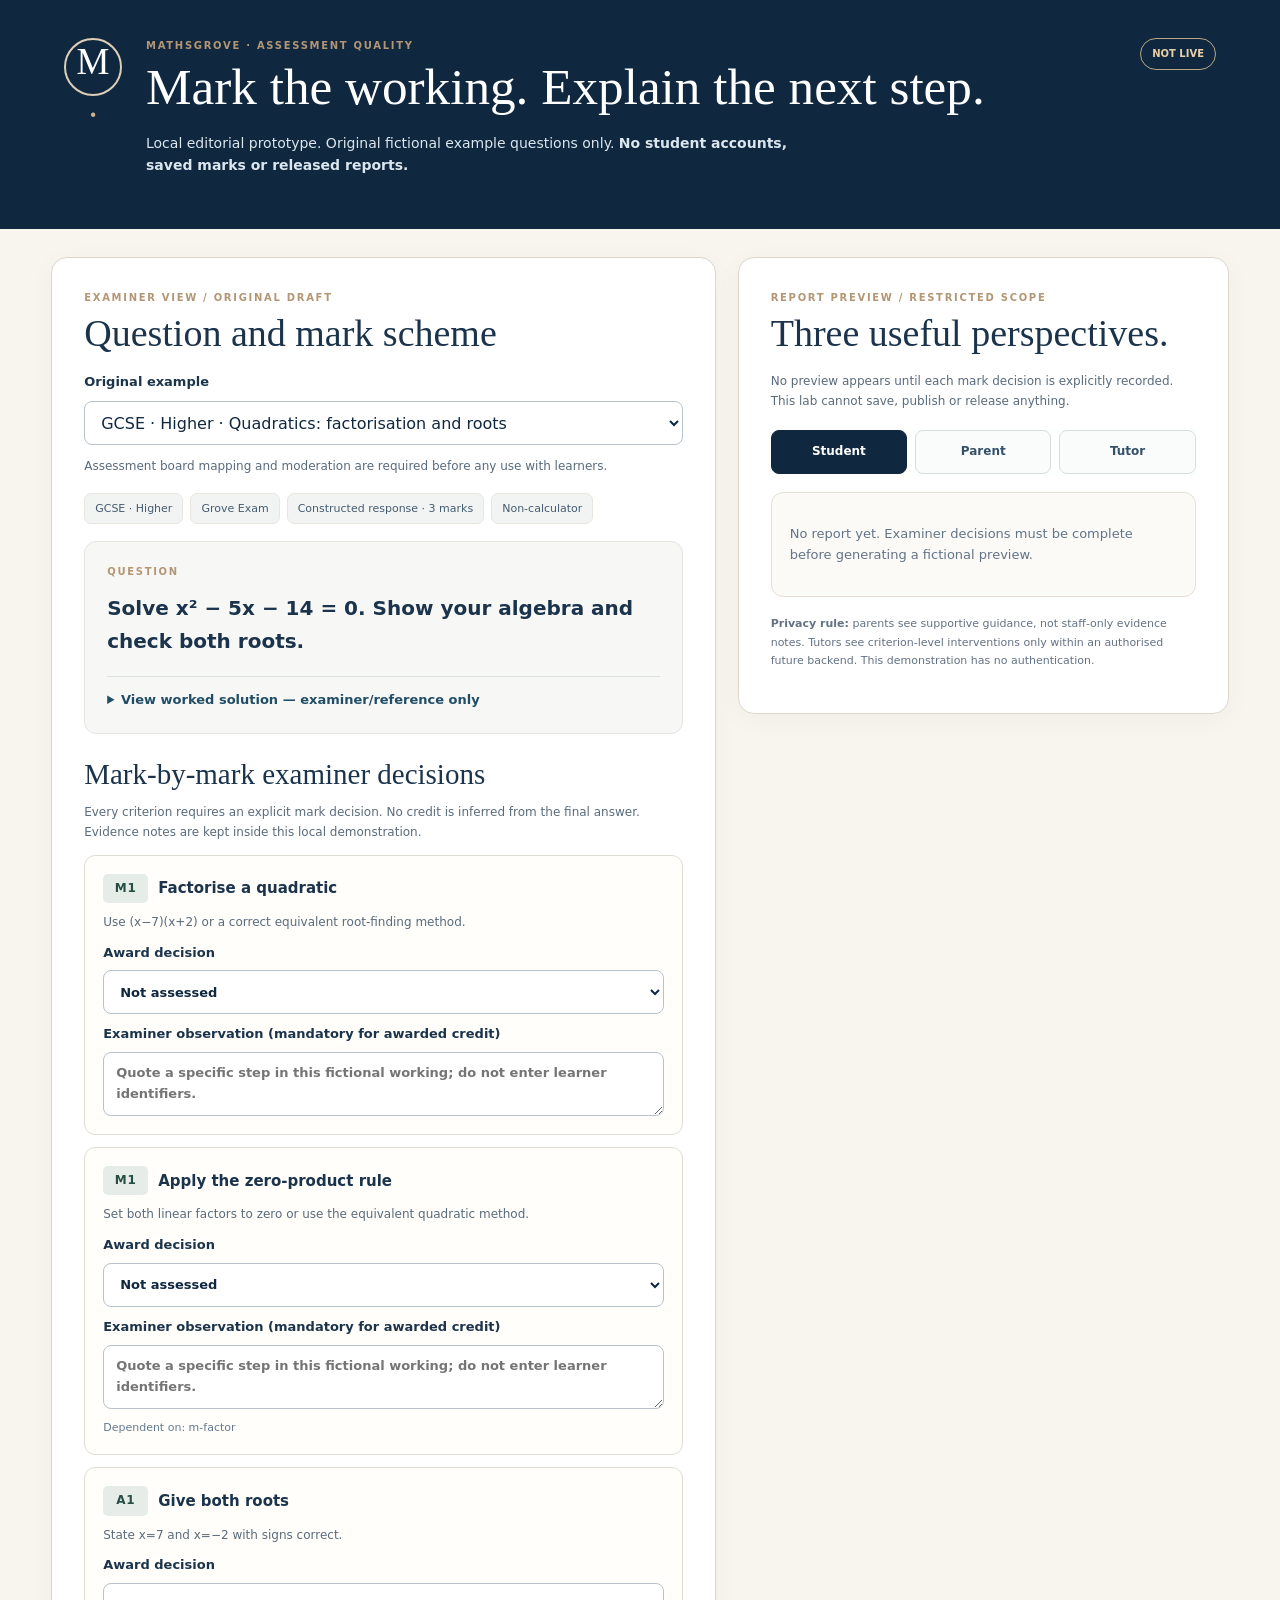
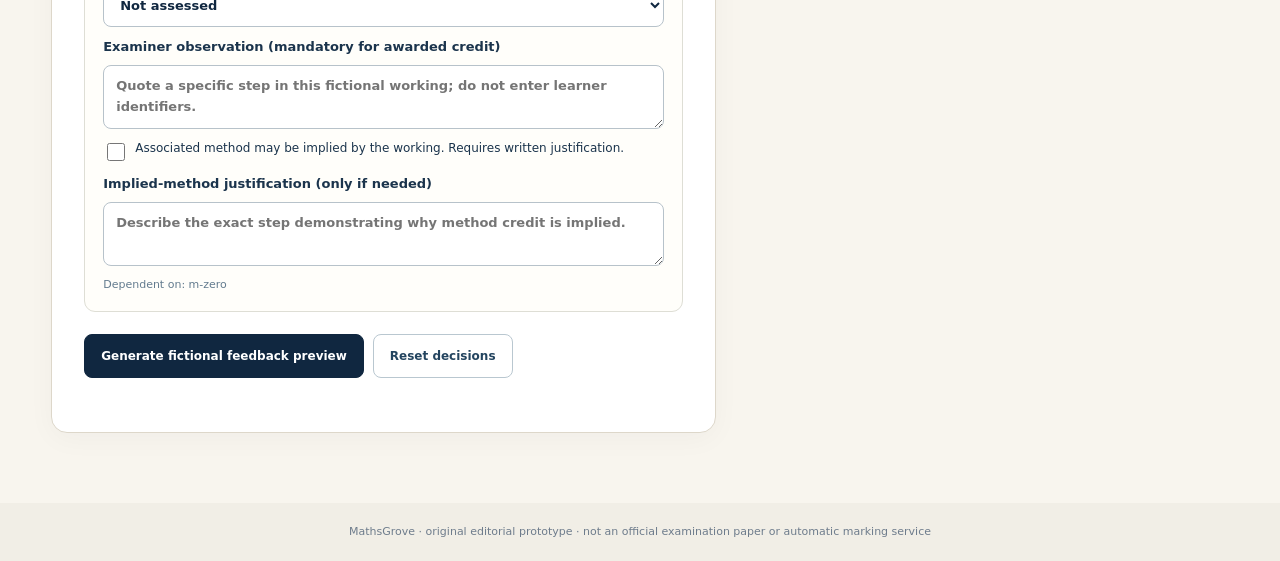
<file: content/marking/reviewer-lab.html>
<!doctype html>
<html lang="en">
<head>
<meta charset="utf-8">
<meta name="viewport" content="width=device-width,initial-scale=1">
<meta name="robots" content="noindex,nofollow">
<title>MathsGrove | Offline Examiner Marking Lab</title>
<link rel="stylesheet" href="./reviewer-lab.css">
<script type="module" src="./reviewer-lab.js"></script>
</head>
<body>
<a class="skip" href="#main">Skip to marking</a>
<header class="site-head">
  <span class="mark">M<span aria-hidden="true">.</span></span>
  <div><p class="eyebrow">MathsGrove · assessment quality</p><h1>Mark the working. Explain the next step.</h1>
  <p>Local editorial prototype. Original fictional example questions only. <strong>No student accounts, saved marks or released reports.</strong></p></div>
  <span class="pill">NOT LIVE</span>
</header>
<main id="main" class="layout">
<section class="workspace" aria-labelledby="review-title">
 <div class="section-header"><div><p class="eyebrow">Examiner view / original draft</p><h2 id="review-title">Question and mark scheme</h2></div></div>
 <div class="form-row">
  <label for="question">Original example</label>
  <select id="question" aria-describedby="qualification-notice"></select>
 </div>
 <p id="qualification-notice" class="fine">Assessment board mapping and moderation are required before any use with learners.</p>
 <div class="metadata" id="meta" aria-live="polite"></div>
 <div class="question-panel">
  <p class="eyebrow">Question</p><p id="prompt" class="prompt"></p>
  <details id="solution-panel"><summary>View worked solution — examiner/reference only</summary><p id="solution" class="solution"></p></details>
 </div>
 <div id="marking" aria-label="Question marking controls"></div>
 <div class="actions">
  <button type="button" id="preview" class="button-primary">Generate fictional feedback preview</button>
  <button type="button" id="reset" class="button-secondary">Reset decisions</button>
 </div>
 <div id="notice" role="status" aria-live="polite"></div>
</section>
<aside class="reports" aria-labelledby="report-heading">
 <div class="section-header"><div><p class="eyebrow">Report preview / restricted scope</p><h2 id="report-heading">Three useful perspectives.</h2></div></div>
 <p class="fine">No preview appears until each mark decision is explicitly recorded. This lab cannot save, publish or release anything.</p>
 <div class="role-tabs" role="group" aria-label="Report audience">
  <button type="button" data-role="student" aria-pressed="true">Student</button>
  <button type="button" data-role="parent" aria-pressed="false">Parent</button>
  <button type="button" data-role="tutor" aria-pressed="false">Tutor</button>
 </div>
 <section id="report" aria-live="polite" aria-atomic="true" class="report-card">
  <p class="empty">Select an original example, review the working and record your mark decisions to preview tailored feedback.</p>
 </section>
 <p class="privacy-note"><strong>Privacy rule:</strong> parents see supportive guidance, not staff-only evidence notes. Tutors see criterion-level interventions only within an authorised future backend. This demonstration has no authentication.</p>
</aside>
</main>
<footer>MathsGrove · original editorial prototype · not an official examination paper or automatic marking service</footer>
</body>
</html>
</file>
<file: content/marking/examiner-workbench.css>
:root{font-family:system-ui,-apple-system,"Segoe UI",sans-serif;color:#173047;color-scheme:light}*{box-sizing:border-box}.mg2-examiner{--navy:#112a40;--muted:#60748a;--line:#d8e0e2;--sand:#f8f5ee;--mint:#e8f3ee;background:#f7f8f5;color:#1a354b;line-height:1.55}.mg2-examiner button,.mg2-examiner select,.mg2-examiner textarea{font:inherit}.mg2-examiner button{cursor:pointer;transition:background-color .16s ease,transform .16s ease}.mg2-examiner button:disabled{opacity:.55;cursor:not-allowed}.mg2-examiner :is(button,select,textarea,input):focus-visible{outline:3px solid #ac8352;outline-offset:3px}.mg2-header{padding:28px 30px;background:#112a40;color:white;border-radius:14px 14px 0 0}.mg2-eyebrow{font-size:10px;letter-spacing:.16em;text-transform:uppercase;font-weight:800;color:#c5ac8b;margin:0 0 7px}.mg2-title{font:normal clamp(27px,3vw,39px)/1.13 Georgia,serif;margin:5px 0 12px}.mg2-subtitle{max-width:680px;color:#d2e2e8;font-size:13px;margin:0}.mg2-workspace{display:grid;grid-template-columns:minmax(250px,.8fr) minmax(0,1.5fr);gap:16px;padding:20px}.mg2-sidebar,.mg2-review{background:#fff;border:1px solid #dee5e5;border-radius:11px;padding:22px;min-width:0}.mg2-sidebar{position:sticky;top:12px}.mg2-queue-head{display:flex;align-items:center;justify-content:space-between;gap:9px}.mg2-queue-head h3,.mg2-section-head h3{font:normal 25px Georgia,serif;margin:0}.mg2-help{font-size:12px;color:#5f7284;line-height:1.7}.mg2-queue-list{display:grid;gap:9px}.mg2-queue-entry{background:#fbfcfa;border:1px solid #dde2df;border-radius:8px;display:grid;gap:5px;text-align:left;padding:12px 13px;width:100%;color:#233d52}.mg2-queue-entry[aria-pressed=true]{background:#edf5f1;border-color:#557e72;box-shadow:inset 3px 0 #557e72}.mg2-queue-entry:hover{background:#eef3f4}.mg2-queue-entry strong{font-size:13px}.mg2-queue-entry span,.mg2-queue-entry small{font-size:11px;color:#617487}.mg2-queue-foot{display:flex;justify-content:space-between;gap:8px;margin-top:14px}.mg2-queue-foot button{flex:1}.mg2-secondary,.mg2-tertiary,.mg2-primary{padding:10px 13px;border-radius:8px;min-height:44px;font-size:12px!important;font-weight:800!important}.mg2-secondary{background:#eff5f2;color:#234f45;border:1px solid #b3cbc3}.mg2-secondary:hover:not(:disabled){background:#dcece5}.mg2-tertiary{background:white;color:#3e5c73;border:1px solid #c8d4d9}.mg2-primary{background:#142f48;color:white;border:1px solid #142f48}.mg2-primary:hover:not(:disabled){background:#2c4b64}.mg2-empty,.mg2-empty-queue{padding:30px 14px;color:#61778a;text-align:center}.mg2-paper{display:grid;gap:8px;background:#f9faf8;border:1px solid #e4e9e5;padding:20px;border-radius:10px;margin-top:19px}.mg2-paper h4,.mg2-marks h4,.mg2-feedback h4{margin:8px 0 0;font-size:15px}.mg2-question{font-size:16px;white-space:pre-wrap;font-weight:600;margin:5px 0 13px}.mg2-student-work{font:14px/1.7 ui-monospace,SFMono-Regular,Consolas,monospace;white-space:pre-wrap;overflow-wrap:anywhere;background:white;border:1px solid #e0e5e4;border-radius:8px;margin:3px 0;padding:16px;max-height:370px;overflow:auto}.mg2-solution{border-top:1px solid #e0e4e4;padding:12px 0 2px}.mg2-solution summary{font-size:12px;font-weight:800;cursor:pointer;color:#254d67}.mg2-solution p{font-size:13px;white-space:pre-wrap}.mg2-marks{display:grid;gap:12px;margin-top:23px}.mg2-criterion{display:grid;gap:10px;padding:17px;border:1px solid #dedfdb;border-radius:9px;background:white}.mg2-criterion-head{display:flex;justify-content:space-between;gap:12px}.mg2-criterion-head strong{font-size:14px}.mg2-criterion-head small{color:#5a7486}.mg2-criterion>p{margin:0}.mg2-field{display:grid;gap:6px;font-size:12px;font-weight:700}.mg2-field>span{color:#385066}.mg2-field :is(select,textarea){width:100%;padding:10px;border:1px solid #b9c9d1;background:white;color:#19364b;border-radius:7px}.mg2-field textarea{resize:vertical;min-height:68px;line-height:1.5}.mg2-inline{display:flex;gap:9px;align-items:flex-start;font-size:12px;cursor:pointer}.mg2-inline input{margin:4px 0 0;flex:none;width:16px;height:16px}.mg2-deps{font-size:11px;color:#6e8294}.mg2-hint{border-left:2px solid #c3a984;padding-left:10px;font-size:12px;color:#6d665e}.mg2-examiner-actions{display:flex;flex-wrap:wrap;gap:10px;margin:23px 0}.mg2-examiner-actions button{flex:1;min-width:160px}.mg2-progress{width:100%;margin:0;color:#45697f;font-size:12px;font-weight:800}.mg2-feedback{border:1px solid #dce7e4;background:#f5faf8;padding:18px;border-radius:9px;display:grid;gap:13px}.mg2-feedback>p{margin:0}.mg2-attest{padding:15px;margin-top:18px;background:#fff9e9;border:1px solid #e9dab8;border-radius:8px}.mg2-status{padding:15px 20px;background:#e4f3ed;border-radius:0 0 14px 14px;font-size:13px;color:#27554a;min-height:50px;margin:0}.mg2-status.mg2-error{background:#fff0ea;color:#893d33}.mg2-done{padding:25px;background:#edf6f2;border-radius:8px}.mg2-examiner .mg2-error{color:#8c362a}@media(max-width:970px){.mg2-workspace{grid-template-columns:1fr}.mg2-sidebar{position:static}.mg2-queue-list{grid-template-columns:repeat(auto-fit,minmax(210px,1fr))}}@media(max-width:550px){.mg2-header{padding:23px 18px}.mg2-workspace{padding:12px;gap:11px}.mg2-sidebar,.mg2-review{padding:17px 13px}.mg2-queue-list{grid-template-columns:1fr}.mg2-examiner-actions button{width:100%;flex:auto}.mg2-queue-head h3{font-size:21px}}@media(prefers-reduced-motion:reduce){.mg2-examiner *{transition:none!important;scroll-behavior:auto!important}}
/* Independent question moderation shares the same accessible examiner design */
.mg2-moderation{background:#fff;border:1px solid #d8e0e2;border-radius:14px;padding:clamp(18px,3vw,32px);line-height:1.6;display:grid;gap:17px}
.mg2-mod-head{display:flex;flex-wrap:wrap;gap:9px;align-items:center}
.mg2-mod-head>p{width:100%;margin:0}
.mg2-mod-head h2{flex:1}
.mg2-moderation-list{display:grid;grid-template-columns:repeat(auto-fit,minmax(230px,1fr));gap:10px}
.mg2-moderation-detail{display:grid;gap:12px;border:1px solid #dde5e7;background:#fafcfb;padding:20px;border-radius:11px}
.mg2-moderation-detail h3{font:normal 26px Georgia,serif;margin:0}
.mg2-moderation-detail .mg2-question{white-space:pre-wrap;line-height:1.7}
.mg2-mod-checks{border:1px solid #ccd9d7;border-radius:9px;padding:15px;display:grid;gap:12px}
.mg2-mod-checks legend{font-size:13px;font-weight:800}
.mg2-hash{font-size:10px;overflow-wrap:anywhere;color:#627688}
.mg2-moderation .mg2-status{border-radius:8px}
@media(max-width:550px){.mg2-moderation{padding:15px 12px}.mg2-moderation-list{grid-template-columns:1fr}}
</file>
<file: content/marking/pilot-integration.css>
/* Role-scoped controlled-pilot style. Not loaded unless admin enabled. */
.mg2-pilot-frame{border:1px solid #d8e1e3;border-radius:13px;padding:clamp(12px,2vw,24px);background:#f7f9f6;margin:22px 0}
.mg2-pilot-frame>h2{font:normal clamp(25px,3vw,37px)/1.15 Georgia,serif;margin:0 0 12px}
.mg2-pilot-frame>p{font-size:13px;color:#52697a}
.mg2-pilot-column{display:grid;gap:20px}
.mg2-pilot-frame [hidden]{display:none!important}
.mg2-pilot-frame button{cursor:pointer}
.mg2-pilot-frame :is(button,input,textarea,select):focus-visible{outline:3px solid #bd9258;outline-offset:2px}
.mg2-pilot-frame .mg2-authoring{display:grid;gap:18px;padding:20px;border:1px solid #e0e6e7;background:white;border-radius:12px}
.mg2-pilot-frame .mg2-authoring-form{display:grid;grid-template-columns:repeat(2,minmax(0,1fr));gap:14px}
.mg2-pilot-frame .mg2-field{display:grid;gap:7px;min-width:0;font-size:12px;font-weight:700}
.mg2-pilot-frame .mg2-field>span{font-weight:700;color:#496075}
.mg2-pilot-frame .mg2-field :is(input,select,textarea){display:block;width:100%;padding:11px;border:1px solid #bbcacd;border-radius:7px;color:#1c344a;background:#fff;font:inherit;font-size:13px}
.mg2-pilot-frame .mg2-field textarea{resize:vertical;line-height:1.6}
.mg2-pilot-frame .mg2-authoring-form>h3,.mg2-pilot-frame .mg2-authoring-form>p,.mg2-pilot-frame .mg2-authoring-criteria,.mg2-pilot-frame .mg2-authoring-form>button,.mg2-pilot-frame .mg2-authoring-form>.mg2-status{grid-column:1/-1}
.mg2-pilot-frame .mg2-authoring-criteria{display:grid;gap:12px}
.mg2-pilot-frame .mg2-author-mark{padding:17px;border:1px solid #dce4e0;border-radius:9px;background:#fafcfb;display:grid;gap:12px}
.mg2-pilot-frame .mg2-author-mark strong{font-size:14px}
.mg2-pilot-frame .mg2-inline{display:flex;align-items:center;gap:9px;font-size:12px}
.mg2-pilot-frame .mg2-inventory{border-top:1px solid #e3e8e5;padding-top:18px;display:grid;gap:14px}
.mg2-pilot-frame .mg2-inventory-list{display:grid;grid-template-columns:repeat(auto-fit,minmax(240px,1fr));gap:10px}
.mg2-pilot-frame .mg2-approved-question{padding:15px;border:1px solid #dee5e3;border-radius:9px;background:#f9fbf9;display:grid;gap:9px}
.mg2-pilot-frame .mg2-approved-question>strong{font-size:13px}
.mg2-pilot-frame .mg2-inventory-paging{display:flex;gap:10px}
.mg2-pilot-frame .mg2-status{font-size:12px;border-radius:8px;padding:10px;background:#eef4f0;min-height:36px}
.mg2-pilot-frame .mg2-error{background:#fff0ee;color:#a1362e}
.mg2-pilot-frame .mg2-student-assignments{display:grid;gap:15px;background:white;padding:clamp(15px,2vw,24px);border:1px solid #dce4e3;border-radius:11px}
.mg2-pilot-frame .mg2-student-head .mg2-title{margin:5px 0}
.mg2-pilot-frame .mg2-student-toolbar{display:flex;flex-wrap:wrap;gap:9px}
.mg2-pilot-frame .mg2-student-list{display:grid;grid-template-columns:repeat(auto-fit,minmax(240px,1fr));gap:10px}
.mg2-pilot-frame .mg2-student-row{border:1px solid #dce5e2;border-radius:9px;background:#fafcfb;padding:15px;display:grid;gap:8px}
.mg2-pilot-frame .mg2-student-row strong{font-size:13px}
.mg2-pilot-frame .mg2-student-detail{display:grid;gap:12px}
.mg2-pilot-frame .mg2-student-detail-head{display:flex;flex-wrap:wrap;align-items:center;gap:13px}
.mg2-pilot-frame .mg2-student-detail-head h3{margin:0;font:normal 25px Georgia,serif}
.mg2-pilot-frame .mg2-student-status{font-size:12px;min-height:34px;padding:10px;border-radius:6px;background:#edf4ee}
.mg2-pilot-frame .mg2-report-criteria{display:grid;gap:9px;padding-left:25px}
.mg2-pilot-frame .mg2-report-criteria li{padding:11px;border-left:3px solid #c7d4c9;background:#f6f9f6}
.mg2-pilot-frame .mg2-mark-score{font:normal 29px Georgia,serif;color:#1c4b43}
.mg2-pilot-frame .mgcw-panel{padding:20px;border:1px solid #d8e3e0;border-radius:10px;background:white}
.mg2-pilot-frame .mgcw-title{font:normal 27px Georgia,serif}
.mg2-pilot-frame .mgcw-meta{font-size:11px;font-weight:800;color:#698092}
.mg2-pilot-frame .mgcw-question{white-space:pre-wrap;padding:16px;background:#f4f7f5;border:1px solid #dce8e4;border-radius:9px}
.mg2-pilot-frame .mgcw-label{display:block;font-size:13px;font-weight:700;margin:14px 0 8px}
.mg2-pilot-frame textarea#mgcw-working{min-height:210px;width:100%;padding:15px;border:1px solid #b9cbd1;border-radius:9px;resize:vertical;font:14px/1.7 ui-monospace,monospace}
.mg2-pilot-frame .mgcw-help,.mg2-pilot-frame .mgcw-footnote{font-size:11px;color:#648091}
.mg2-pilot-frame .mgcw-counter{display:block;text-align:right;font-size:11px;color:#657687}
.mg2-pilot-frame .mgcw-actions{display:flex;flex-wrap:wrap;gap:9px;margin:14px 0}
.mg2-pilot-frame :is(.mgcw-primary,.mgcw-secondary,.mgcw-tertiary){min-height:44px;padding:10px 14px;border-radius:8px;font-size:12px;font-weight:800}
.mg2-pilot-frame .mgcw-primary{background:#18374d;color:white;border:1px solid #18374d}
.mg2-pilot-frame .mgcw-secondary{background:#ebf3ee;color:#285e50;border:1px solid #b5d2c6}
.mg2-pilot-frame .mgcw-tertiary{background:white;color:#39566b;border:1px solid #c7d5dd}
.mg2-pilot-frame .mgcw-status{padding:11px;border-radius:7px;background:#ebf5f0;color:#1f5c49;font-size:12px}
.mg2-pilot-frame .mgcw-status.mgcw-error{background:#faedea;color:#a12d20}
.mg2-pilot-frame button:disabled{cursor:not-allowed;opacity:.56}
@media(max-width:750px){.mg2-pilot-frame .mg2-authoring-form{grid-template-columns:1fr}.mg2-pilot-frame .mg2-student-list,.mg2-pilot-frame .mg2-inventory-list{grid-template-columns:1fr}}
@media(prefers-reduced-motion:reduce){.mg2-pilot-frame *, .mg2-pilot-frame *::before, .mg2-pilot-frame *::after{animation:none!important;transition:none!important;scroll-behavior:auto!important}}
</file>
<file: content/marking/learner-lab.css>
:root{font-family:system-ui,-apple-system,"Segoe UI",sans-serif;color:#173049;background:#f8f6f1;color-scheme:light}*{box-sizing:border-box}body{margin:0;line-height:1.65}button,textarea{font:inherit}.skip{position:absolute;top:-70px;left:20px;padding:10px;background:white;color:#14314a}.skip:focus{top:10px}button:focus-visible,textarea:focus-visible,a:focus-visible{outline:3px solid #ad8654;outline-offset:3px}header{background:#102a42;color:white;padding:48px clamp(18px,5vw,76px)}.masthead{max-width:1350px;margin:auto;display:flex;align-items:flex-start;gap:25px}.logo{display:grid;place-items:center;width:58px;height:58px;border:2px solid #e6dac7;border-radius:50%;font:34px Georgia,serif;flex-shrink:0}.kicker{font-size:11px;font-weight:800;letter-spacing:.14em;text-transform:uppercase;color:#bb9870;margin:0 0 7px}h1,h2{font-family:Georgia,serif;font-weight:400;line-height:1.13}h1{font-size:clamp(32px,4.4vw,57px);margin:0 0 14px;max-width:820px}header p:not(.kicker){font-size:14px;color:#dbe8ef;max-width:720px}.prototype{margin-left:auto;border:1px solid #bbaa8e;border-radius:30px;padding:7px 11px;font-size:10px;white-space:nowrap;color:#e9cfaa}main{max-width:1350px;margin:auto;padding:26px clamp(14px,4vw,48px) 60px}.notice{padding:14px 18px;background:#fff7e9;border-left:3px solid #b99260;margin-bottom:24px;font-size:13px}.notice p{margin:5px 0 0}.columns{display:grid;grid-template-columns:minmax(0,1.4fr) minmax(260px,.6fr);gap:24px;align-items:start}.mgcw-panel,aside{border:1px solid #dfded7;border-radius:13px;background:white;padding:clamp(18px,3vw,33px);box-shadow:0 12px 28px rgba(17,42,60,.03)}.mgcw-title{font-size:clamp(26px,3vw,36px);margin:12px 0}.mgcw-meta{font-size:12px;font-weight:700;color:#536978;margin:0}.mgcw-question{padding:20px;border-radius:10px;background:#f1f5f4;font-size:18px;line-height:1.65;color:#1d3d51;white-space:pre-wrap}.mgcw-label{display:block;font-size:14px;font-weight:700;margin:16px 0 10px}.mgcw-field textarea{display:block;width:100%;min-height:250px;resize:vertical;border:1px solid #a6b7c0;border-radius:10px;padding:15px;line-height:1.65;background:#fff;color:#173049}.mgcw-field textarea:disabled{background:#f4f5f1;color:#445b6e}.mgcw-help{font-size:12px;color:#617384}.mgcw-counter{display:block;text-align:right;font-size:11px;color:#607388}.mgcw-actions{display:flex;flex-wrap:wrap;gap:8px;margin:20px 0 8px}.mgcw-actions button{border-radius:8px;min-height:44px;padding:10px 15px;font-size:12px;font-weight:800;transition:background-color .15s ease}.mgcw-primary{background:#143851;border:1px solid #143851;color:white}.mgcw-primary:hover:not(:disabled){background:#305975}.mgcw-secondary{background:#ecf4f0;border:1px solid #bdd5c8;color:#1f5349}.mgcw-tertiary{background:white;border:1px solid #bfcbd3;color:#34546c}.mgcw-actions button:disabled{cursor:not-allowed;opacity:.55}.mgcw-status{font-size:13px;padding:12px;border-radius:8px;background:#eaf5ef;color:#23594a;min-height:44px}.mgcw-status.mgcw-error{background:#fdf0ec;color:#853c2b}.mgcw-footnote{font-size:11px;color:#687782;margin-top:22px}aside h2{font-size:32px;margin:3px 0 19px}aside p:not(.kicker){font-size:13px;color:#536575}ol{padding-left:23px;font-size:13px}li{padding:8px 0}li span{display:block;color:#647383}aside .aside-note{border-top:1px solid #e6e6e3;padding-top:15px;margin-top:25px}footer{text-align:center;color:#667681;font-size:11px;padding:22px;background:#efeee8}@media(max-width:930px){.columns{grid-template-columns:1fr}}@media(max-width:560px){header{padding:38px 17px 28px}.masthead{gap:13px}.logo{width:39px;height:39px;font-size:25px}h1{font-size:31px}.prototype{position:absolute;top:9px;right:17px}.mgcw-actions button{width:100%}main{padding:16px 12px 35px}.mgcw-panel,aside{padding:20px 15px}}@media(prefers-reduced-motion:reduce){*,*::before,*::after{animation:none!important;transition:none!important;scroll-behavior:auto!important}}
</file>
<file: content/marking/reviewer-lab.css>
:root{--navy:#102740;--ink:#1b344c;--muted:#596b7c;--ivory:#f8f5ee;--line:#ddd7ca;--champagne:#b39674;--aqua:#e7f4ee;font-family:system-ui,-apple-system,"Segoe UI",sans-serif;color:var(--ink);background:var(--ivory);color-scheme:light}*{box-sizing:border-box}body{margin:0;line-height:1.6}button,select,textarea{font:inherit}button,select{min-height:44px}button{cursor:pointer}.skip{position:absolute;top:-80px;left:16px;padding:10px;background:white;z-index:10}.skip:focus{top:12px}a:focus-visible,button:focus-visible,select:focus-visible,summary:focus-visible,textarea:focus-visible,input:focus-visible{outline:3px solid #967141;outline-offset:3px}.site-head{background:var(--navy);color:white;padding:38px clamp(16px,5vw,64px);display:flex;align-items:flex-start;gap:24px}.site-head h1{font:400 clamp(32px,4vw,56px)/1.11 Georgia,serif;margin:4px 0 16px}.site-head p:not(.eyebrow){max-width:74ch;color:#dbe6ed;font-size:14px}.eyebrow{font-weight:800;font-size:10px;text-transform:uppercase;letter-spacing:.17em;color:var(--champagne);margin:0 0 5px}.mark{width:58px;height:58px;border:2px solid #ddceb5;border-radius:50%;display:grid;place-items:center;flex:none;font:400 37px Georgia,serif}.mark span{color:#cdb18a}.pill{margin-left:auto;padding:7px 11px;border:1px solid #b9a783;border-radius:50px;white-space:nowrap;font-size:10px;font-weight:800;color:#e8d0a9}.layout{max-width:1500px;margin:0 auto;padding:28px clamp(16px,4vw,60px) 70px;display:grid;grid-template-columns:minmax(0,1.15fr) minmax(310px,.85fr);gap:22px;align-items:start}.workspace,.reports{background:white;padding:clamp(18px,2.5vw,34px);border:1px solid var(--line);border-radius:16px;box-shadow:0 6px 28px rgba(16,39,64,.035)}.reports{position:sticky;top:15px}.section-header{display:flex;align-items:center;justify-content:space-between;margin-bottom:16px}.section-header h2{font:400 clamp(26px,3vw,38px)/1.2 Georgia,serif;margin:0}.form-row{display:grid;gap:8px}label{font-size:13px;font-weight:700}select,textarea{display:block;width:100%;background:#fff;color:var(--navy);border:1px solid #b7c2ca;border-radius:8px;padding:10px 12px}textarea{resize:vertical;min-height:64px}select{appearance:auto}.fine{font-size:12px;color:var(--muted);line-height:1.65}.metadata{display:flex;gap:7px;flex-wrap:wrap;margin:16px 0}.meta-tag{font-size:11px;line-height:1.4;padding:7px 10px;border-radius:7px;background:#f2f4f4;color:#455b70;border:1px solid #e7e7df}.question-panel{margin:17px 0 24px;padding:22px;border-radius:12px;background:#f7f8f6;border:1px solid #e4e6e2}.prompt{font-size:clamp(16px,2vw,20px);font-weight:700;white-space:pre-wrap;line-height:1.65;margin:12px 0 18px}.question-panel details{border-top:1px solid #dbe2df;padding-top:13px}.question-panel summary{font-size:13px;color:#214d66;font-weight:800;cursor:pointer}.solution{font-size:13px;white-space:pre-wrap;overflow-wrap:anywhere}#marking>h3{font:400 29px Georgia,serif;margin:20px 0 8px}.criteria{display:grid;gap:12px}.criterion{padding:18px;border:1px solid #deded5;background:#fffefa;border-radius:11px;display:grid;gap:10px}.criterion-head{display:flex;gap:10px;align-items:center}.criterion-head strong{font-size:15px}.code{min-width:45px;text-align:center;background:#e6ede9;color:#264e45;font-size:12px;font-weight:900;letter-spacing:.06em;border-radius:5px;padding:5px 9px}.criterion .fine{margin:0}.criterion label{display:grid;gap:7px}.criterion .implied-row{display:flex;align-items:flex-start;font-size:12px;font-weight:500}.criterion .implied-row input{margin-top:4px;flex:none;width:18px;height:18px}.dep{margin:0;color:#637b8e;font-size:11px}.option-row{display:flex;gap:12px;align-items:flex-start;margin:9px 0;font-weight:500}.option-row input{width:18px;height:18px;flex:none;margin:4px 0 0}fieldset{border:1px solid #dbe1e2;border-radius:11px;padding:16px}legend{font-weight:800;font-size:14px}.actions{display:flex;flex-wrap:wrap;gap:9px;margin:22px 0}.button-primary,.button-secondary{border-radius:8px;padding:10px 16px;font-size:12px;font-weight:800;transition:background-color .16s ease,border-color .16s ease}.button-primary{border:1px solid var(--navy);background:var(--navy);color:white}.button-primary:hover{background:#294962}.button-secondary{border:1px solid #b9c7d0;background:#fff;color:#23445f}.button-secondary:hover{background:#eff4f7}.notice-error,.notice-info{font-size:13px;padding:11px 15px;border-radius:9px}.notice-error{background:#fff1ed;border:1px solid #dfa99c;color:#82392b}.notice-info{background:#eef7f4;color:#275e52;border:1px solid #c5e0d6}.role-tabs{display:flex;gap:8px;margin:18px 0}.role-tabs button{flex:1;border-radius:8px;border:1px solid #d4dedf;background:#fafcfc;padding:10px 8px;color:#35516a;font-size:12px;font-weight:800}.role-tabs button[aria-pressed=true]{background:var(--navy);border-color:var(--navy);color:white}.report-card{background:#fbfaf7;border-radius:12px;border:1px solid #e5dfd5;padding:18px;overflow-wrap:anywhere}.score{font:400 clamp(36px,6vw,52px) Georgia,serif;color:#193951;margin:8px 0}.report-row{border-top:1px solid #e4e2da;padding:13px 0}.report-row>strong{font-size:12px;color:#304f67}.report-row>p{margin:6px 0;font-size:13px;line-height:1.75}.checkpoint-list{list-style:none;margin:12px 0;padding:0}.checkpoint-list li{padding:13px 0;border-top:1px solid #e5e1d8}.checkpoint-list strong{font-size:12px}.checkpoint-list p{font-size:12px;margin:4px 0}.empty{font-size:13px;color:#627488}.privacy-note{font-size:11px;line-height:1.65;color:#637284;margin-top:18px}footer{text-align:center;font-size:11px;color:#6e7c8c;padding:20px;background:#f1eee6}@media(max-width:1050px){.layout{grid-template-columns:1fr}.reports{position:static}}@media(max-width:620px){.site-head{padding:24px 17px;gap:12px}.site-head .mark{width:41px;height:41px;font-size:26px}.site-head h1{font-size:33px}.site-head .pill{font-size:9px;position:absolute;right:18px;top:17px}.site-head{padding-top:48px}.layout{padding:16px 12px 40px}.workspace,.reports{padding:18px 14px}.actions button{width:100%}.role-tabs{gap:5px}.role-tabs button{font-size:11px}}@media(prefers-reduced-motion:reduce){*,*::before,*::after{animation:none!important;transition:none!important;scroll-behavior:auto!important}}
</file>
